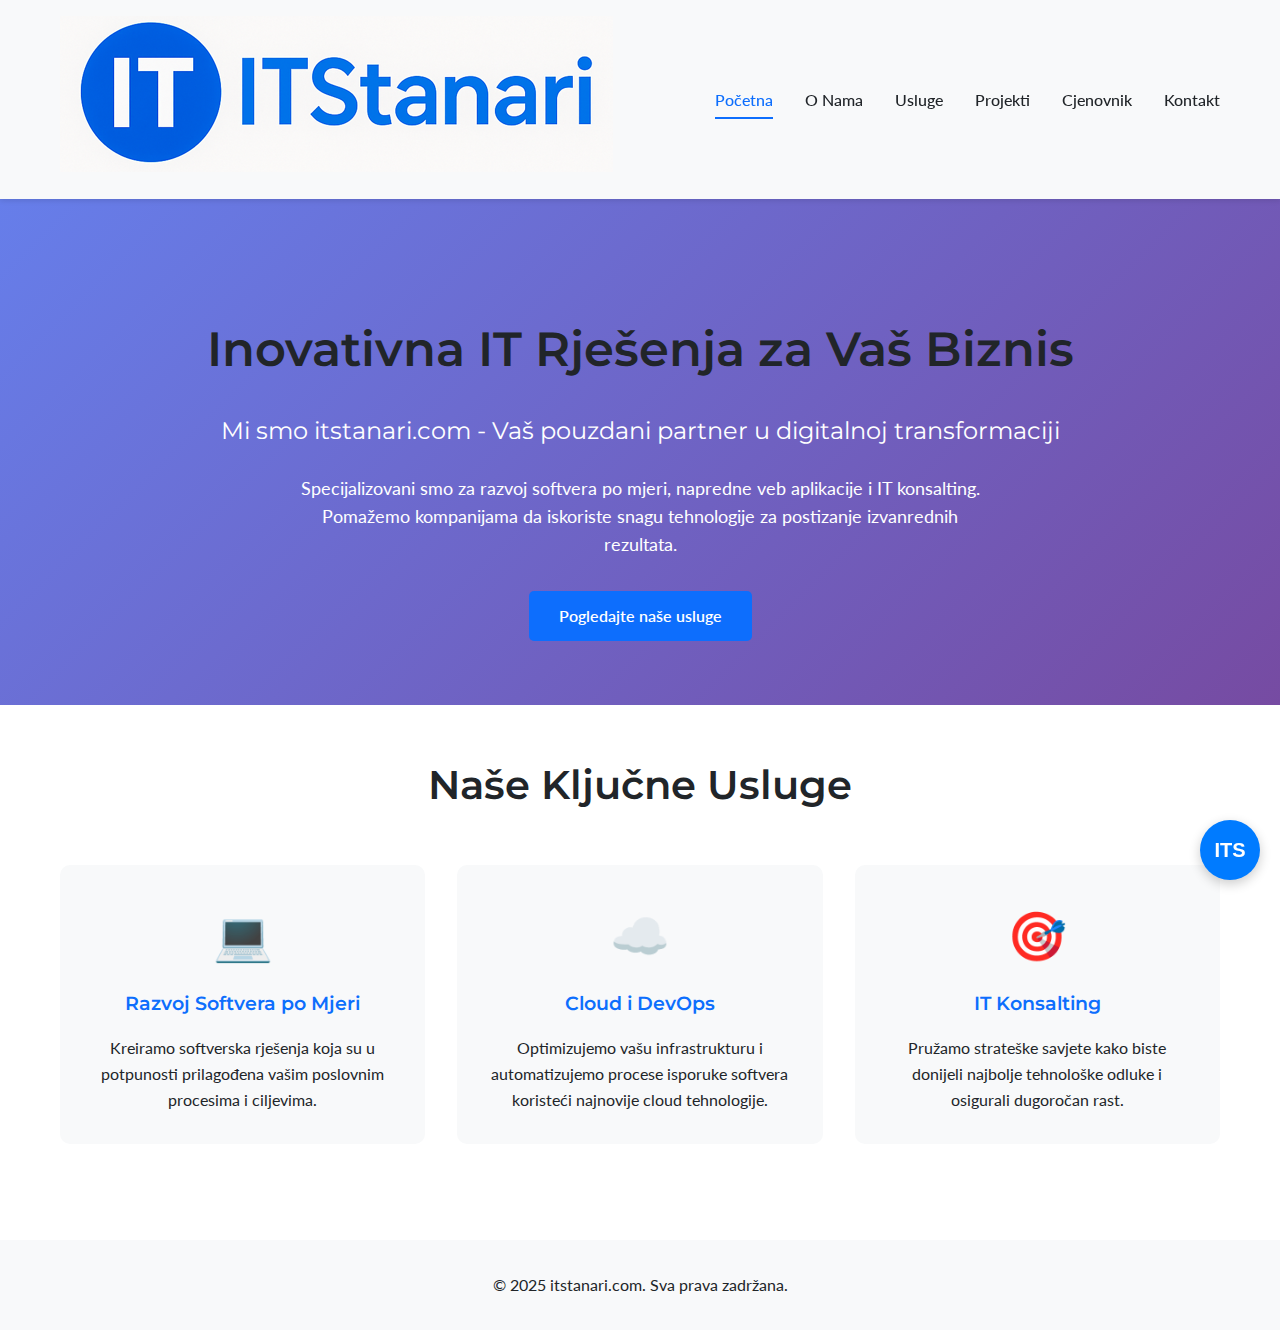
<file: index.html>
<!DOCTYPE html>
<html lang="sr">
<head>
    <meta charset="UTF-8">
    <meta name="viewport" content="width=device-width, initial-scale=1.0">
    <title>itstanari.com - Početna</title>
    <link rel="icon" type="image/x-icon" href="favicon.ico">
    <link rel="stylesheet" href="css/style.css">

    <style>
        #ctslv_bbl,
        #ctslv_bbl iframe,
        .chatislav-widget,
        .chatislav-container,
        [id*="chatislav"],
        [class*="chatislav"] {
            display: none !important;
            visibility: hidden !important;
            opacity: 0 !important;
            pointer-events: none !important;
        }
    </style>
</head>
<body>
    <header>
        <div class="container">
            <div class="header-inner">
                <a href="index.html" class="logo">
                    <img src="images/logo.png" alt="IT Stanari logo" class="logo-img">
                </a>
                <div class="hamburger">
                    <span></span>
                    <span></span>
                    <span></span>
                </div>
                <nav>
                    <ul>
                        <li><a href="index.html">Početna</a></li>
                        <li><a href="o-nama.html">O Nama</a></li>
                        <li><a href="usluge.html">Usluge</a></li>
                        <li><a href="projekti.html">Projekti</a></li>
                        <li><a href="cjenovnik.html">Cjenovnik</a></li>
                        <li><a href="kontakt.html">Kontakt</a></li>
                    </ul>
                </nav>
            </div>
        </div>
    </header>

    <main>
        <section class="hero reveal">
            <div class="container">
                <h1>Inovativna IT Rješenja za Vaš Biznis</h1>
                <h2>Mi smo itstanari.com - Vaš pouzdani partner u digitalnoj transformaciji</h2>
                <p>Specijalizovani smo za razvoj softvera po mjeri, napredne veb aplikacije i IT konsalting. Pomažemo kompanijama da iskoriste snagu tehnologije za postizanje izvanrednih rezultata.</p>
                <a href="usluge.html" class="button">Pogledajte naše usluge</a>
            </div>
        </section>

        <section class="reveal">
            <div class="container">
                <h2 style="text-align: center; font-size: 2.5rem; margin-bottom: 1rem;">Naše Ključne Usluge</h2>
                <div class="services-preview">
                    <div class="service-card">
                        <div class="service-icon">💻</div>
                        <h3>Razvoj Softvera po Mjeri</h3>
                        <p>Kreiramo softverska rješenja koja su u potpunosti prilagođena vašim poslovnim procesima i ciljevima.</p>
                    </div>
                    <div class="service-card">
                        <div class="service-icon">☁️</div>
                        <h3>Cloud i DevOps</h3>
                        <p>Optimizujemo vašu infrastrukturu i automatizujemo procese isporuke softvera koristeći najnovije cloud tehnologije.</p>
                    </div>
                    <div class="service-card">
                        <div class="service-icon">🎯</div>
                        <h3>IT Konsalting</h3>
                        <p>Pružamo strateške savjete kako biste donijeli najbolje tehnološke odluke i osigurali dugoročan rast.</p>
                    </div>
                </div>
            </div>
        </section>
    </main>

    <footer>
        <div class="container">
            <p>© 2025 itstanari.com. Sva prava zadržana.</p>
        </div>
    </footer>

    <script src="js/main.js"></script>
    
    <script>
      (function (w, d, o, f) {
        w[o] =
          w[o] ||
          function (config) {
            var js = d.createElement("script");
            js.src = f;
            js.async = true;
            js.onload = function () {
              var e = d.createElement("div");
              e.id = o;
              d.body.appendChild(e);
              w.init_chatislav
                ? w.init_chatislav(o, config)
                : console.error("chatislav init function not available.");
            };
            d.body.appendChild(js);
          };
      })(window, document, "ctslv_bbl", "https://chatislav.ai/api/static/chat-bot/index.js");

      ctslv_bbl({
        base_url: "https://chatislav.ai/api",
        token: "ca3c5833-4924-4d2e-9bf4-fe62dc4210e5"
      });
    </script>

    <script>
      window.chatislavGifConfig = {
        gifs: {
          welcome: './gifs/mahanje.gif',
          idle: './gifs/cekanje.gif',
          thinking: './gifs/razmisljanje.gif',
          fallingAsleep: './gifs/zaspao.gif',
          sleeping: './gifs/spava.gif',
          wakingUp: './gifs/budjenje.gif'
        },
        gifZoom: 1.3,
        gifOffsetX: -310,
        gifOffsetY: -180,
        debug: false
      };
    </script>
    <script src="chatislav-gif-wrapper.js"></script>

</body>
</html>
</file>
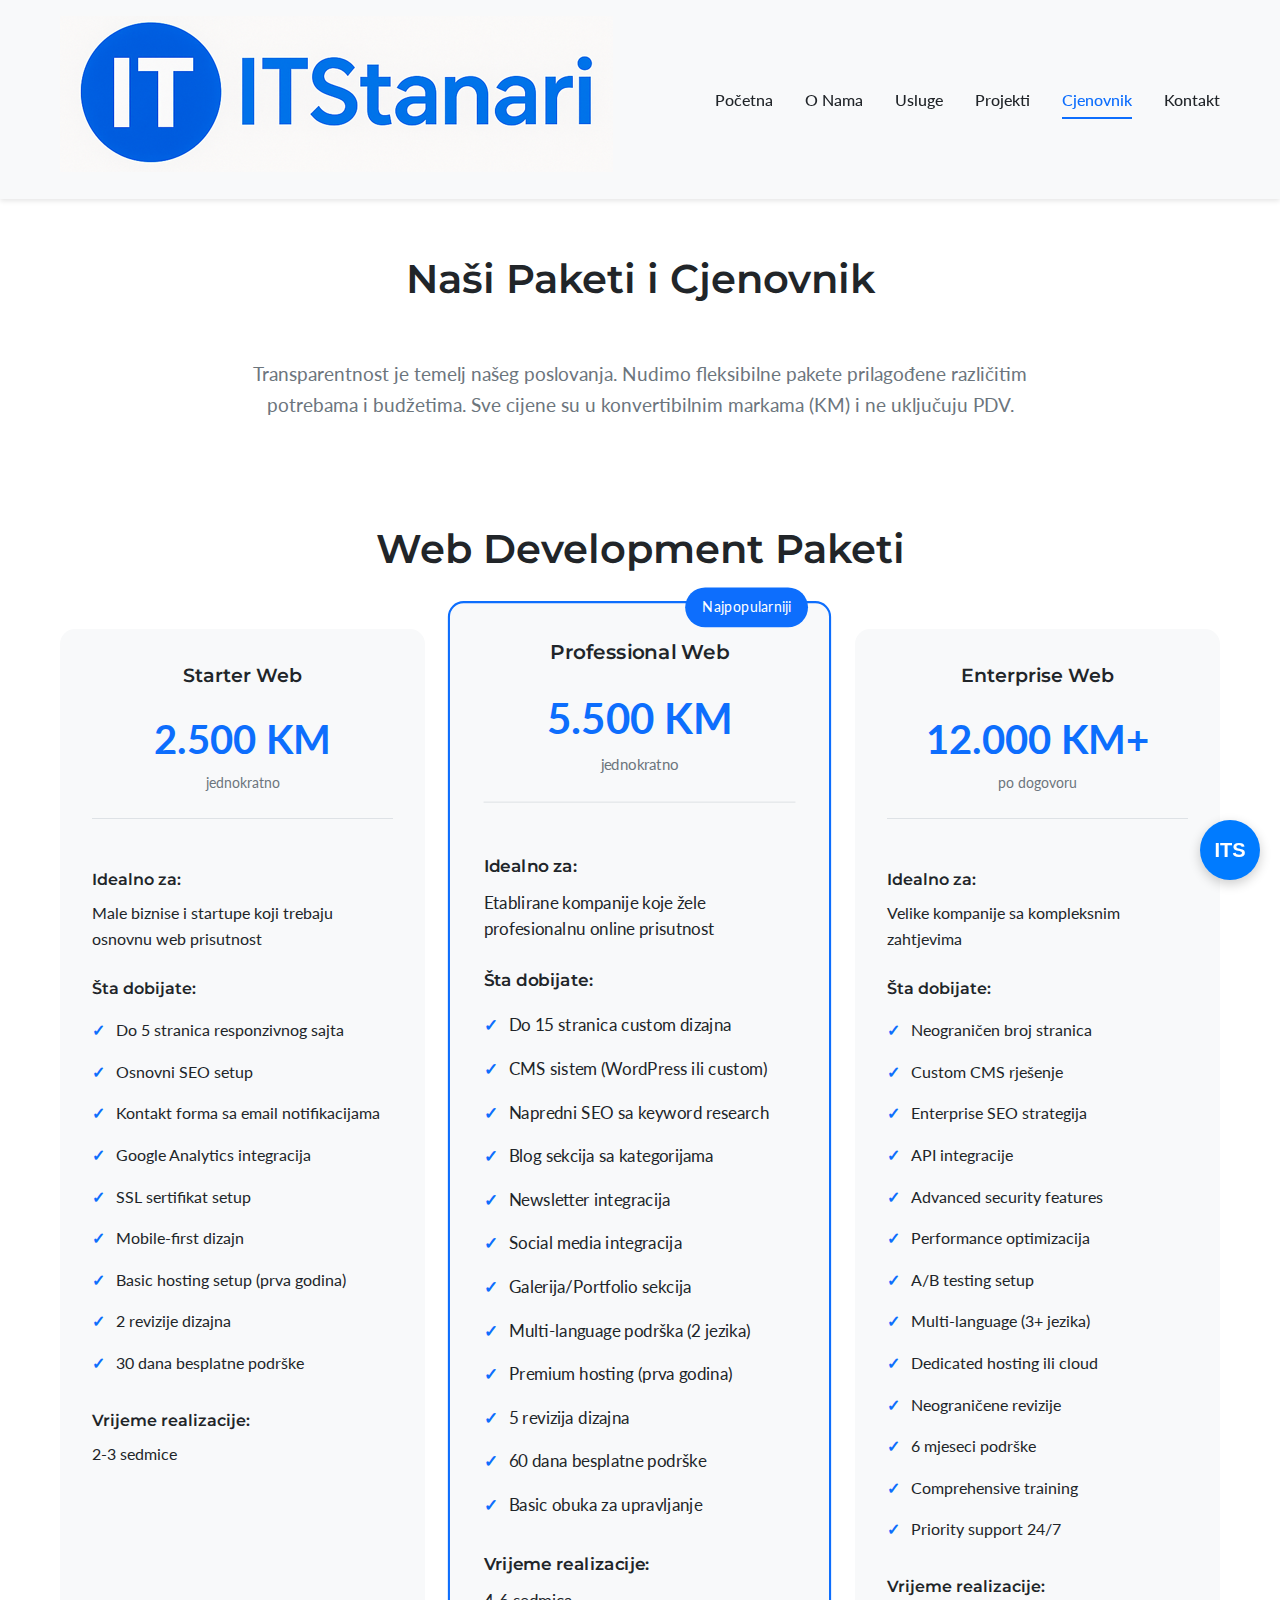
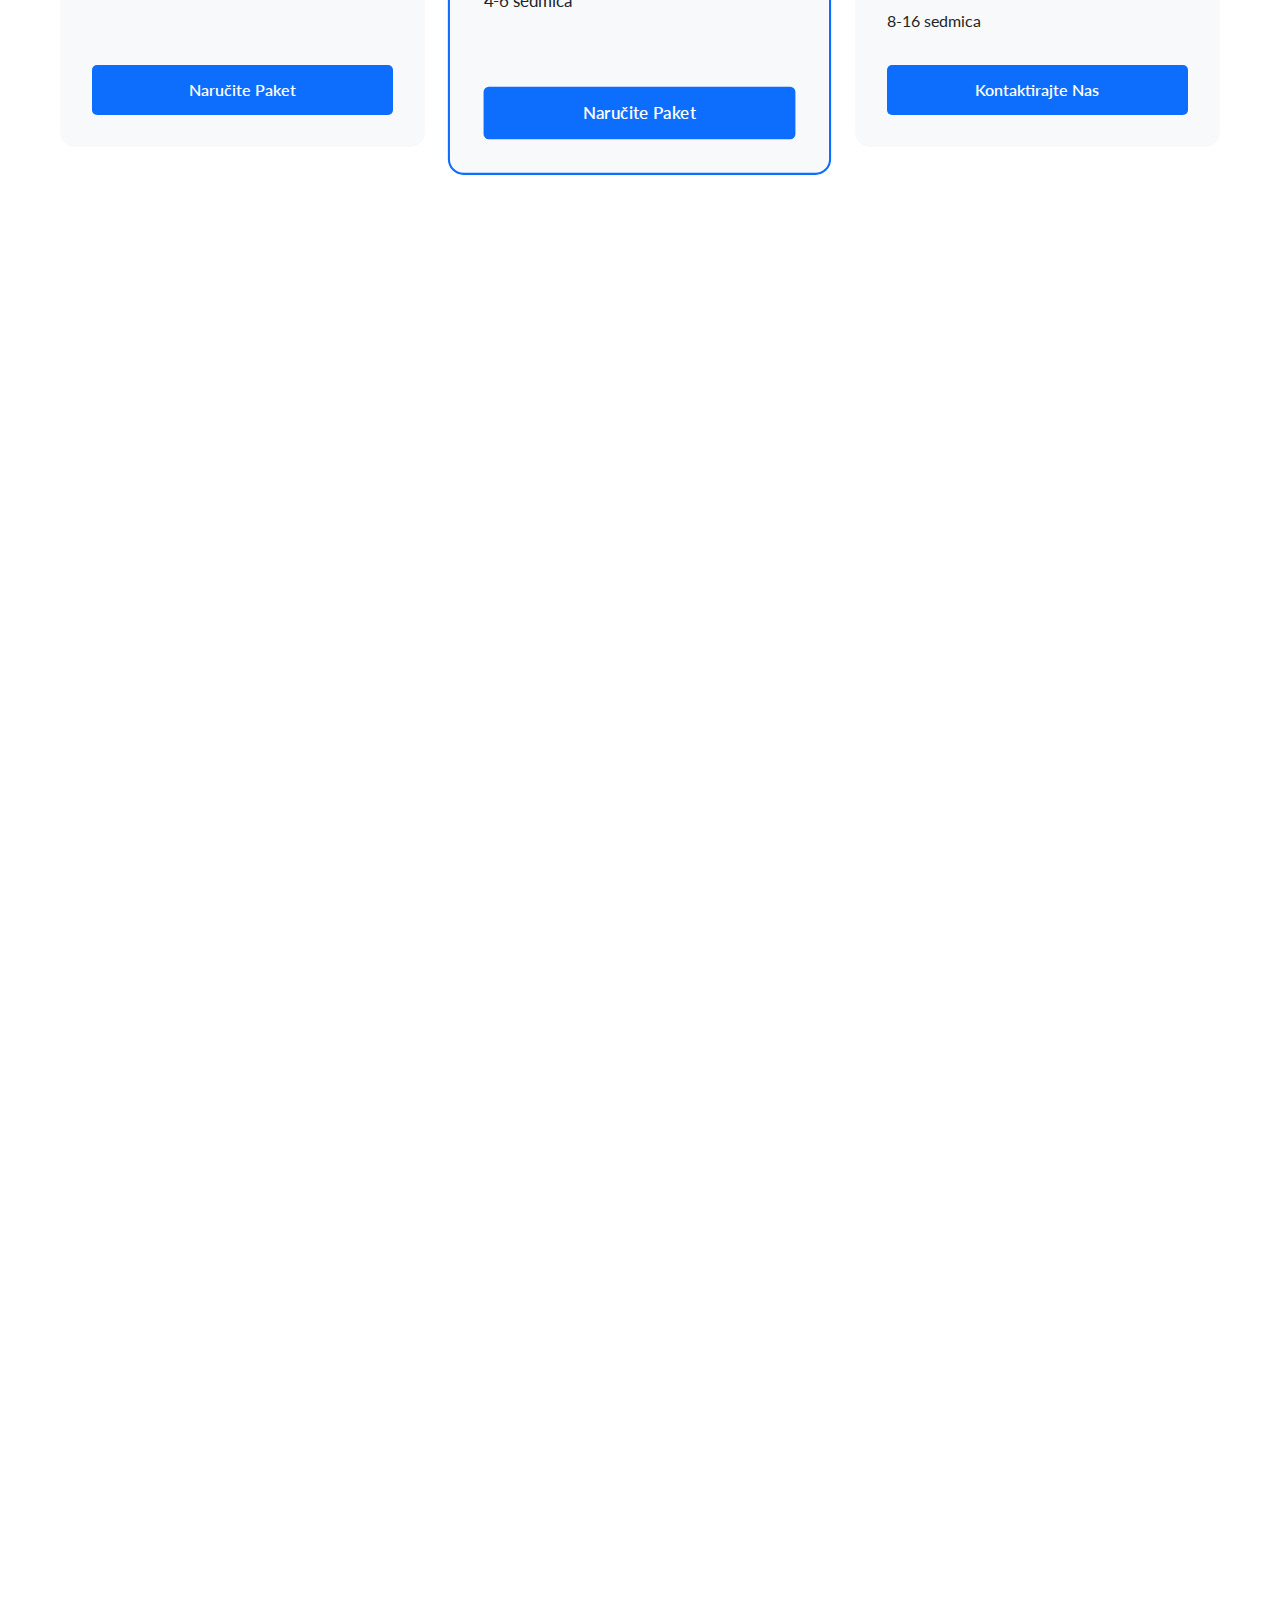
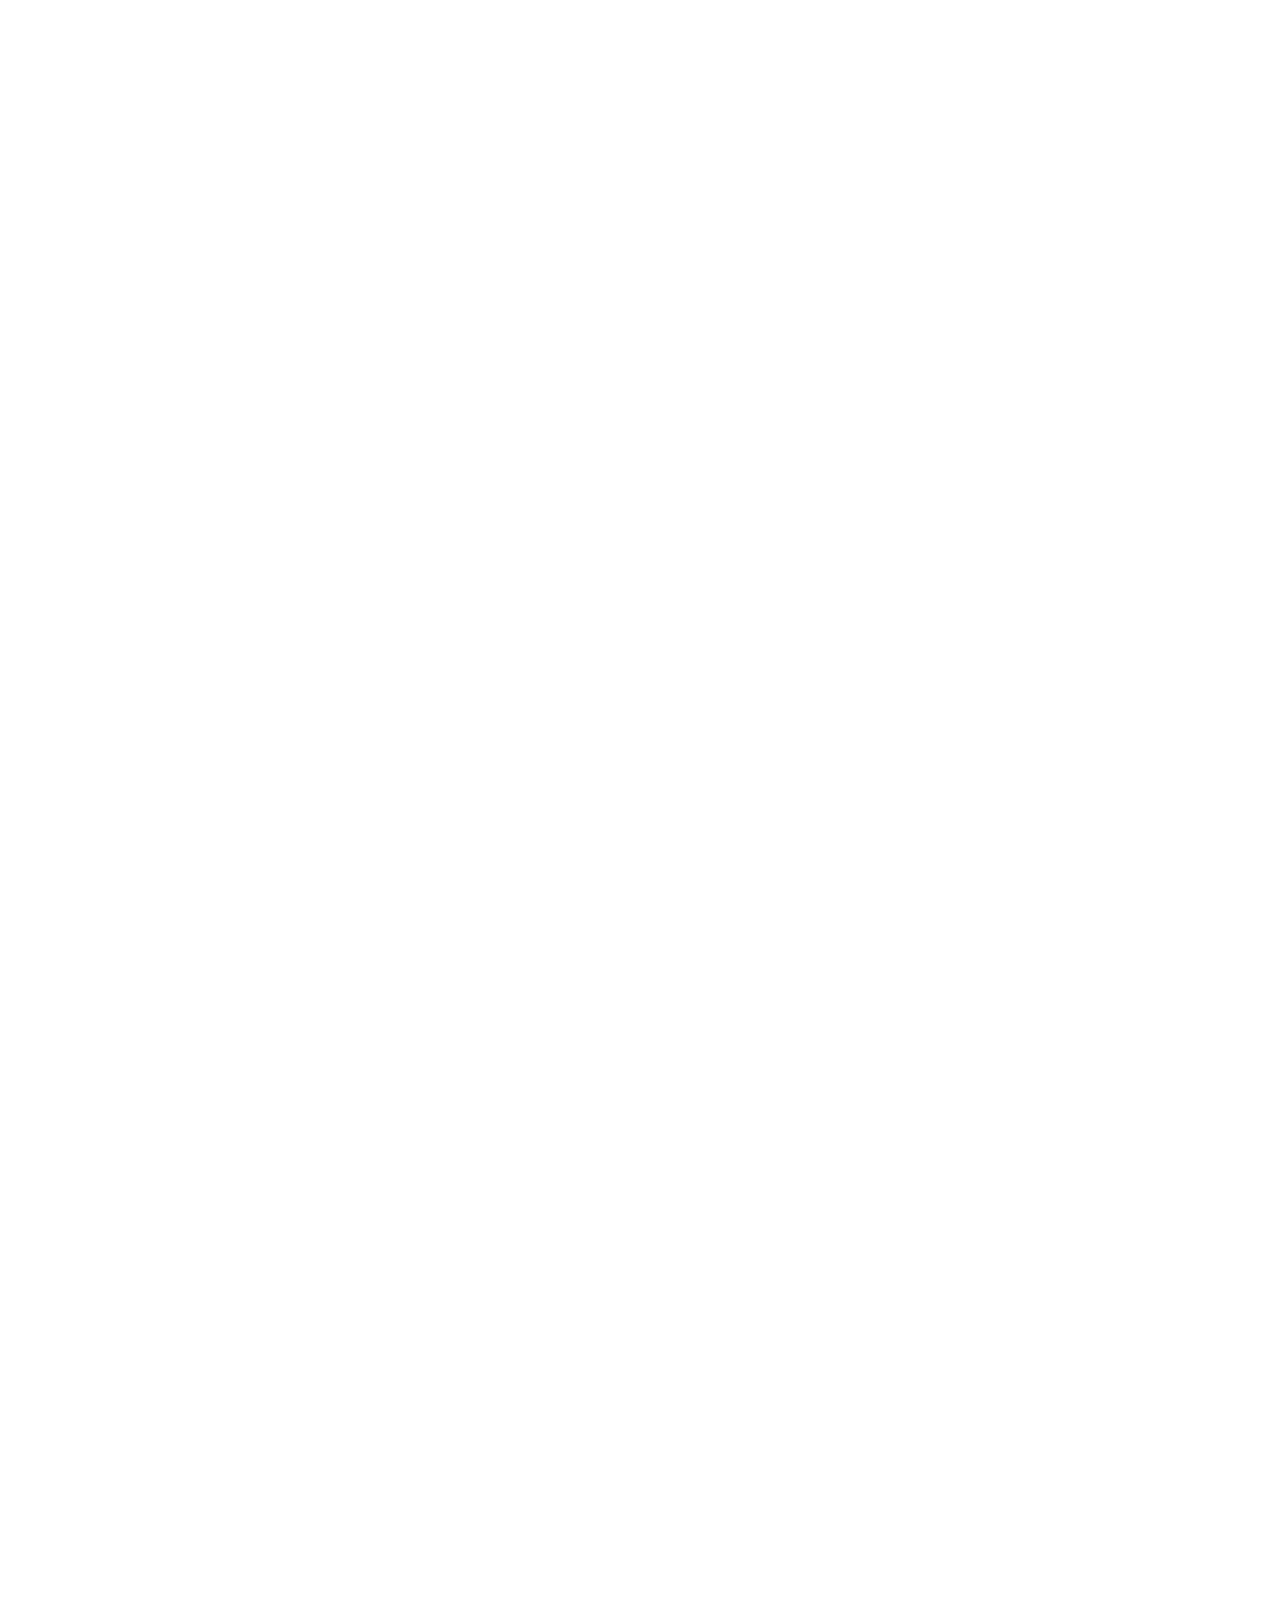
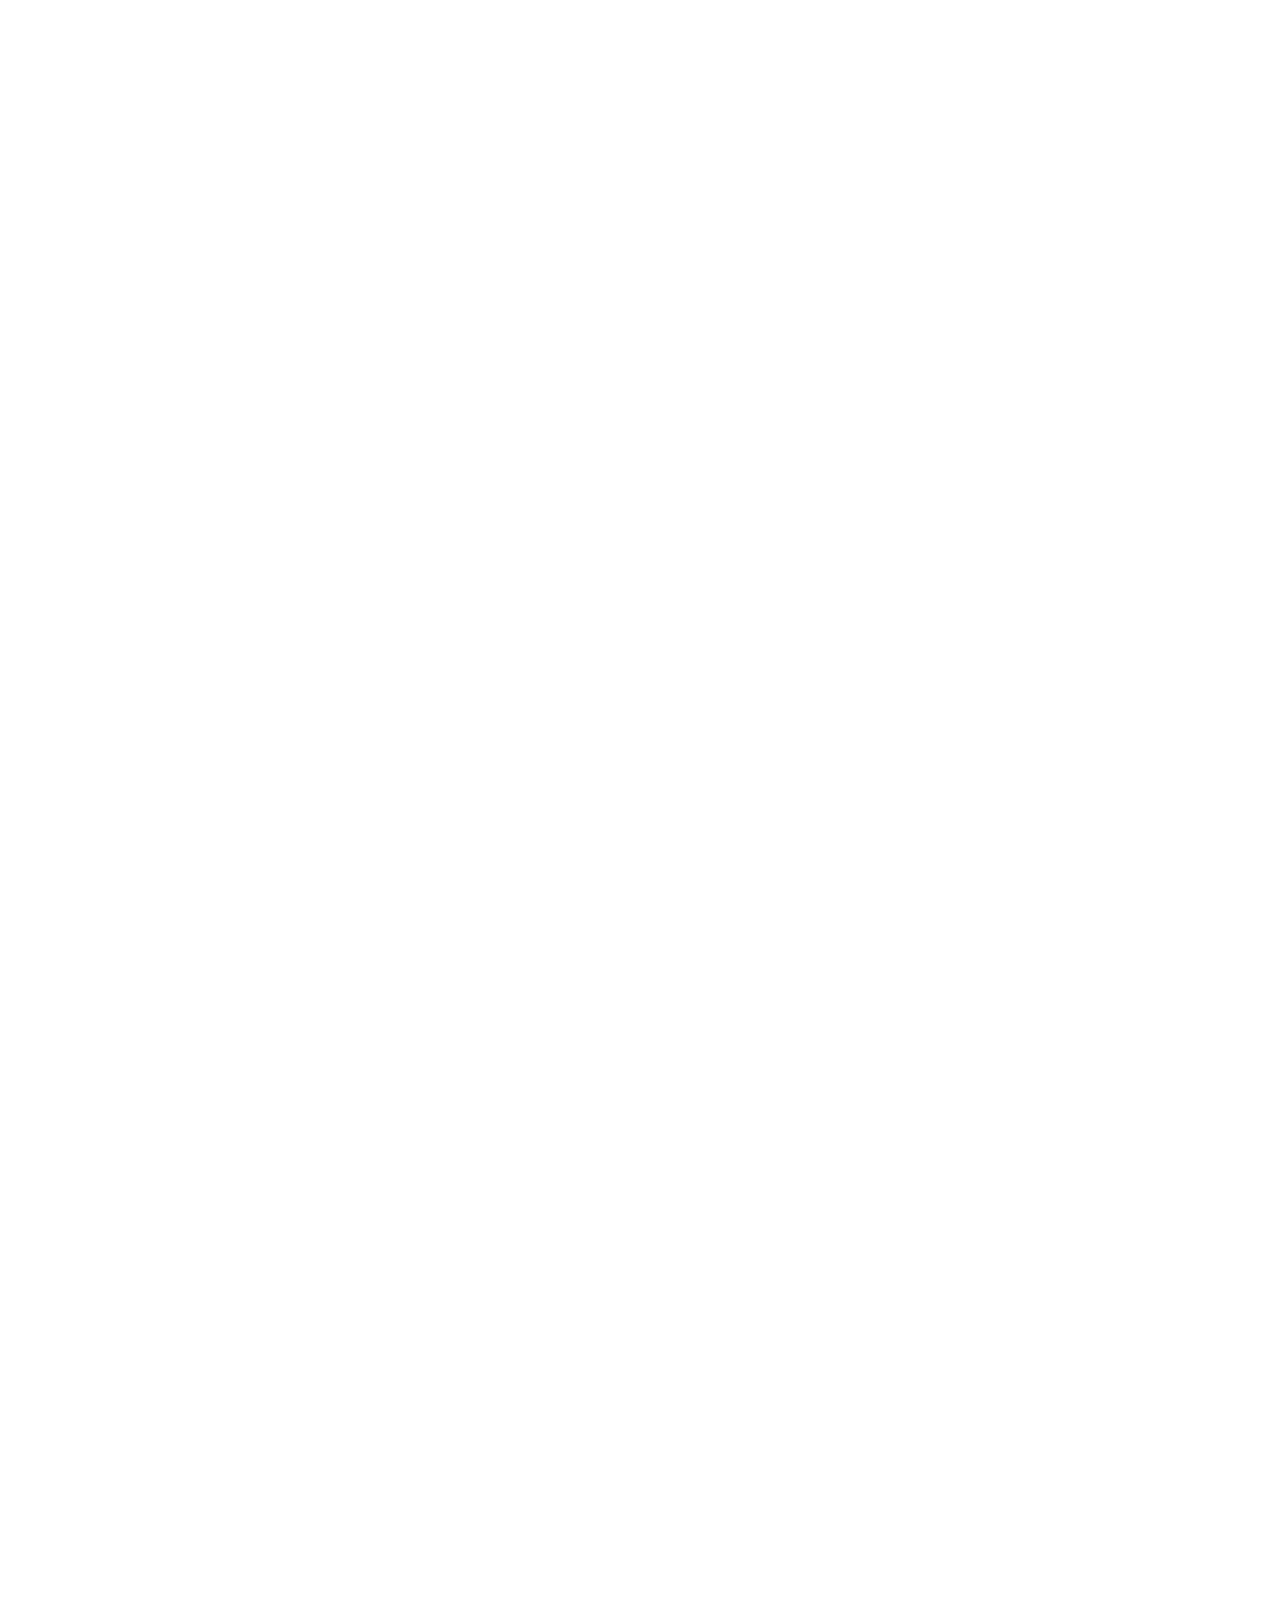
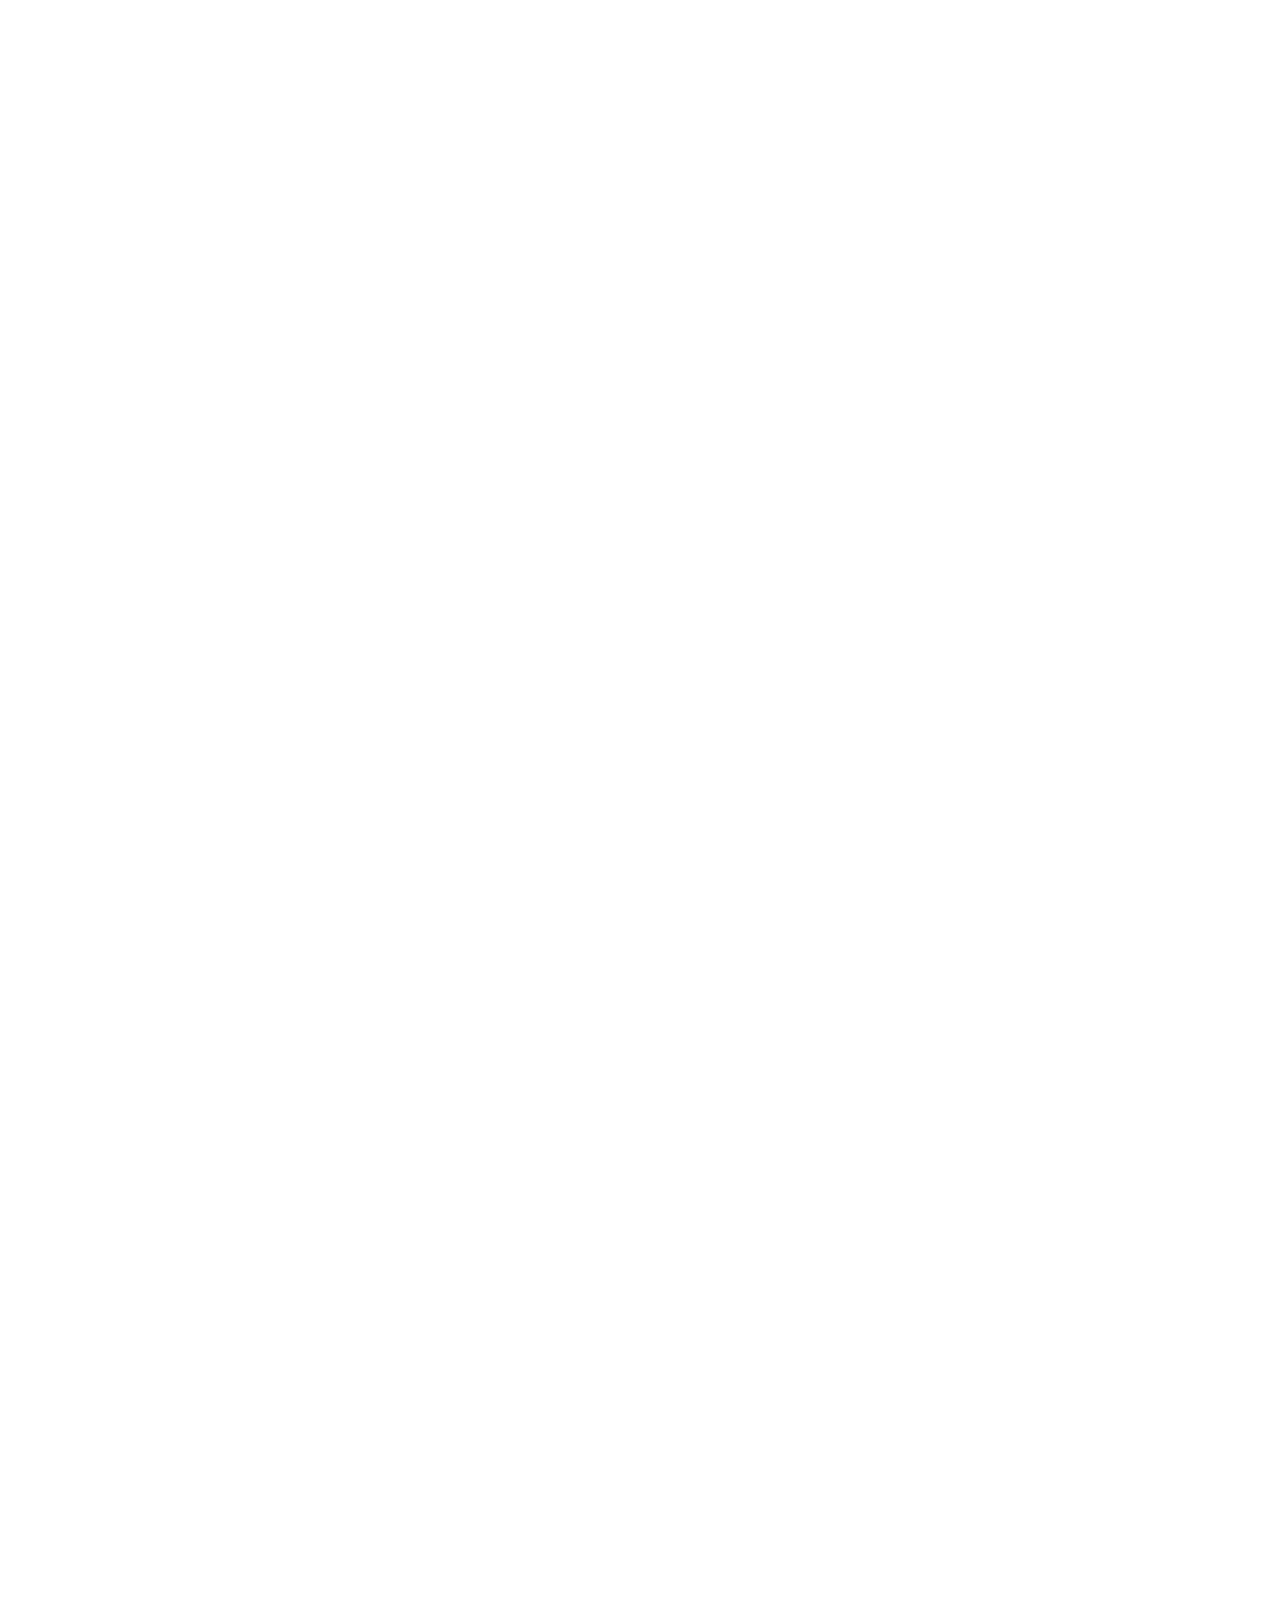
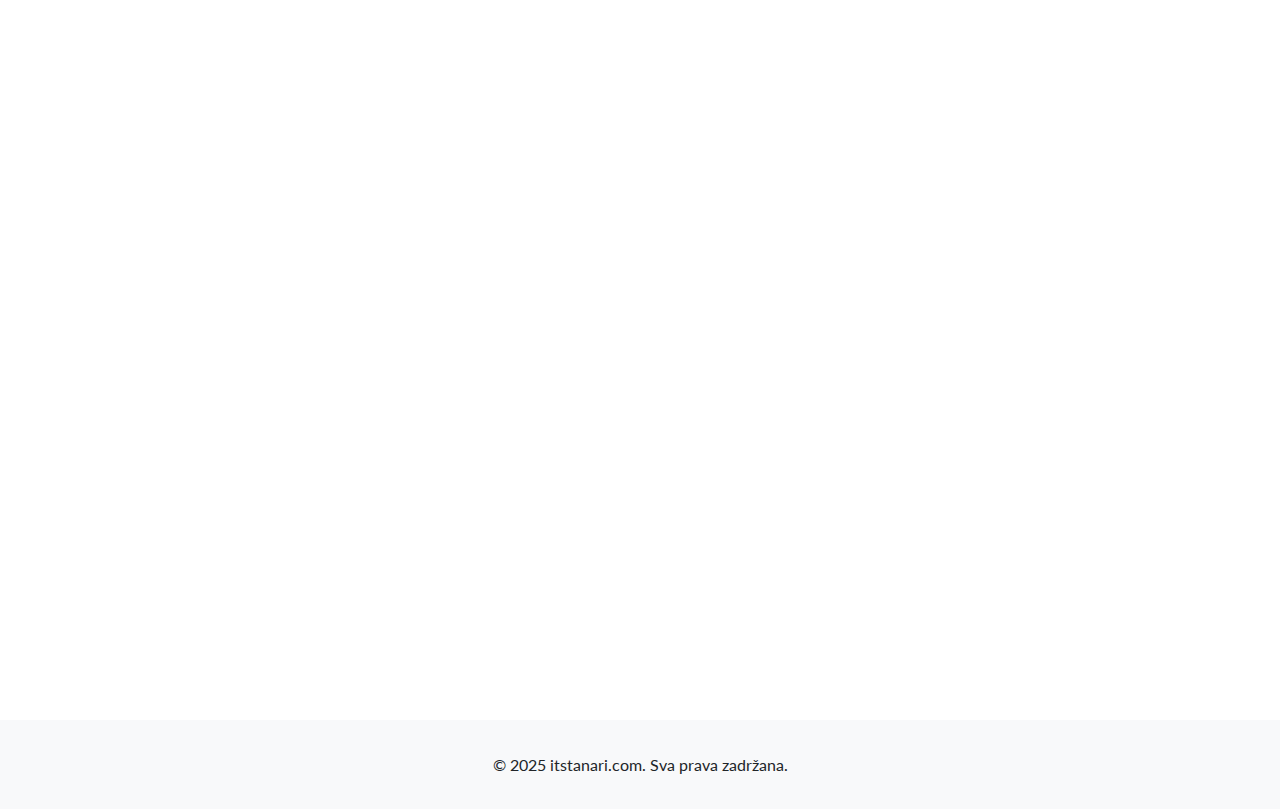
<file: cjenovnik.html>
<!DOCTYPE html>
<html lang="sr">
<head>
    <meta charset="UTF-8">
    <meta name="viewport" content="width=device-width, initial-scale=1.0">
    <title>Cjenovnik - itstanari.com</title>
    <link rel="icon" type="image/x-icon" href="favicon.ico">
    <link rel="stylesheet" href="css/style.css">

    <!-- Sakrij originalni Chatislav odmah -->
    <style>
        #ctslv_bbl,
        #ctslv_bbl iframe,
        .chatislav-widget,
        .chatislav-container,
        [id*="chatislav"],
        [class*="chatislav"] {
            display: none !important;
            visibility: hidden !important;
            opacity: 0 !important;
            pointer-events: none !important;
        }
    </style>
</head>
<body>
    <header>
        <div class="container">
            <div class="header-inner">
                <a href="index.html" class="logo">
                    <img src="images/logo.png" alt="IT Stanari logo" class="logo-img">
                </a>
                <div class="hamburger">
                    <span></span>
                    <span></span>
                    <span></span>
                </div>
                <nav>
                    <ul>
                        <li><a href="index.html">Početna</a></li>
                        <li><a href="o-nama.html">O Nama</a></li>
                        <li><a href="usluge.html">Usluge</a></li>
                        <li><a href="projekti.html">Projekti</a></li>
                        <li><a href="cjenovnik.html">Cjenovnik</a></li>
                        <li><a href="kontakt.html">Kontakt</a></li>
                    </ul>
                </nav>
            </div>
        </div>
    </header>

    <main>
        <div class="container">
            <h1>Naši Paketi i Cjenovnik</h1>
            <p class="page-intro">Transparentnost je temelj našeg poslovanja. Nudimo fleksibilne pakete prilagođene različitim potrebama i budžetima. Sve cijene su u konvertibilnim markama (KM) i ne uključuju PDV.</p>
            
            <section class="pricing-section reveal">
                <h2>Web Development Paketi</h2>
                <div class="pricing-grid">
                    <div class="pricing-card">
                        <div class="pricing-header">
                            <h3>Starter Web</h3>
                            <div class="price">2.500 KM</div>
                            <p class="price-period">jednokratno</p>
                        </div>
                        <div class="pricing-features">
                            <h4>Idealno za:</h4>
                            <p>Male biznise i startupe koji trebaju osnovnu web prisutnost</p>
                            <h4>Šta dobijate:</h4>
                            <ul>
                                <li>Do 5 stranica responzivnog sajta</li>
                                <li>Osnovni SEO setup</li>
                                <li>Kontakt forma sa email notifikacijama</li>
                                <li>Google Analytics integracija</li>
                                <li>SSL sertifikat setup</li>
                                <li>Mobile-first dizajn</li>
                                <li>Basic hosting setup (prva godina)</li>
                                <li>2 revizije dizajna</li>
                                <li>30 dana besplatne podrške</li>
                            </ul>
                            <h4>Vrijeme realizacije:</h4>
                            <p>2-3 sedmice</p>
                        </div>
                        <a href="kontakt.html" class="button">Naručite Paket</a>
                    </div>
                    
                    <div class="pricing-card featured">
                        <div class="pricing-badge">Najpopularniji</div>
                        <div class="pricing-header">
                            <h3>Professional Web</h3>
                            <div class="price">5.500 KM</div>
                            <p class="price-period">jednokratno</p>
                        </div>
                        <div class="pricing-features">
                            <h4>Idealno za:</h4>
                            <p>Etablirane kompanije koje žele profesionalnu online prisutnost</p>
                            <h4>Šta dobijate:</h4>
                            <ul>
                                <li>Do 15 stranica custom dizajna</li>
                                <li>CMS sistem (WordPress ili custom)</li>
                                <li>Napredni SEO sa keyword research</li>
                                <li>Blog sekcija sa kategorijama</li>
                                <li>Newsletter integracija</li>
                                <li>Social media integracija</li>
                                <li>Galerija/Portfolio sekcija</li>
                                <li>Multi-language podrška (2 jezika)</li>
                                <li>Premium hosting (prva godina)</li>
                                <li>5 revizija dizajna</li>
                                <li>60 dana besplatne podrške</li>
                                <li>Basic obuka za upravljanje</li>
                            </ul>
                            <h4>Vrijeme realizacije:</h4>
                            <p>4-6 sedmica</p>
                        </div>
                        <a href="kontakt.html" class="button">Naručite Paket</a>
                    </div>
                    
                    <div class="pricing-card">
                        <div class="pricing-header">
                            <h3>Enterprise Web</h3>
                            <div class="price">12.000 KM+</div>
                            <p class="price-period">po dogovoru</p>
                        </div>
                        <div class="pricing-features">
                            <h4>Idealno za:</h4>
                            <p>Velike kompanije sa kompleksnim zahtjevima</p>
                            <h4>Šta dobijate:</h4>
                            <ul>
                                <li>Neograničen broj stranica</li>
                                <li>Custom CMS rješenje</li>
                                <li>Enterprise SEO strategija</li>
                                <li>API integracije</li>
                                <li>Advanced security features</li>
                                <li>Performance optimizacija</li>
                                <li>A/B testing setup</li>
                                <li>Multi-language (3+ jezika)</li>
                                <li>Dedicated hosting ili cloud</li>
                                <li>Neograničene revizije</li>
                                <li>6 mjeseci podrške</li>
                                <li>Comprehensive training</li>
                                <li>Priority support 24/7</li>
                            </ul>
                            <h4>Vrijeme realizacije:</h4>
                            <p>8-16 sedmica</p>
                        </div>
                        <a href="kontakt.html" class="button">Kontaktirajte Nas</a>
                    </div>
                </div>
            </section>

            <section class="pricing-section reveal">
                <h2>E-Commerce Paketi</h2>
                <div class="pricing-grid">
                    <div class="pricing-card">
                        <div class="pricing-header">
                            <h3>E-Commerce Starter</h3>
                            <div class="price">4.500 KM</div>
                            <p class="price-period">jednokratno</p>
                        </div>
                        <div class="pricing-features">
                            <h4>Idealno za:</h4>
                            <p>Male online prodavnice do 50 proizvoda</p>
                            <h4>Šta dobijate:</h4>
                            <ul>
                                <li>WooCommerce ili Shopify setup</li>
                                <li>Do 50 proizvoda setup</li>
                                <li>Osnovno plaćanje (PayPal, kartice)</li>
                                <li>Shipping kalkulatori</li>
                                <li>Inventory management</li>
                                <li>Osnovna email automatizacija</li>
                                <li>Mobile responzivan checkout</li>
                                <li>SSL i sigurnost setup</li>
                                <li>30 dana podrške</li>
                            </ul>
                            <h4>Vrijeme realizacije:</h4>
                            <p>3-4 sedmice</p>
                        </div>
                        <a href="kontakt.html" class="button">Naručite Paket</a>
                    </div>
                    
                    <div class="pricing-card featured">
                        <div class="pricing-badge">Najbolja Vrijednost</div>
                        <div class="pricing-header">
                            <h3>E-Commerce Pro</h3>
                            <div class="price">9.500 KM</div>
                            <p class="price-period">jednokratno</p>
                        </div>
                        <div class="pricing-features">
                            <h4>Idealno za:</h4>
                            <p>Srednje online prodavnice do 500 proizvoda</p>
                            <h4>Šta dobijate:</h4>
                            <ul>
                                <li>Custom e-commerce platforma</li>
                                <li>Do 500 proizvoda setup</li>
                                <li>Multi-payment gateways</li>
                                <li>Advanced shipping rules</li>
                                <li>Kuponi i loyalty program</li>
                                <li>Email marketing automation</li>
                                <li>Product recommendations AI</li>
                                <li>Multi-currency podrška</li>
                                <li>Napredni reporting dashboard</li>
                                <li>3 mjeseca podrške</li>
                                <li>Staff training</li>
                            </ul>
                            <h4>Vrijeme realizacije:</h4>
                            <p>6-8 sedmica</p>
                        </div>
                        <a href="kontakt.html" class="button">Naručite Paket</a>
                    </div>
                    
                    <div class="pricing-card">
                        <div class="pricing-header">
                            <h3>E-Commerce Enterprise</h3>
                            <div class="price">20.000 KM+</div>
                            <p class="price-period">custom quote</p>
                        </div>
                        <div class="pricing-features">
                            <h4>Idealno za:</h4>
                            <p>Velike online trgovine sa hiljadama proizvoda</p>
                            <h4>Šta dobijate:</h4>
                            <ul>
                                <li>Fully custom platforma</li>
                                <li>Neograničen broj proizvoda</li>
                                <li>B2B i B2C funkcionalnosti</li>
                                <li>ERP integracija</li>
                                <li>Marketplace funkcionalnosti</li>
                                <li>AI-powered search</li>
                                <li>Personalizacija na nivou korisnika</li>
                                <li>Omnichannel podrška</li>
                                <li>Advanced analytics i BI</li>
                                <li>Dedicated infrastructure</li>
                                <li>12 mjeseci podrške</li>
                                <li>SLA garancija</li>
                            </ul>
                            <h4>Vrijeme realizacije:</h4>
                            <p>3-6 mjeseci</p>
                        </div>
                        <a href="kontakt.html" class="button">Zatražite Ponudu</a>
                    </div>
                </div>
            </section>

            <section class="pricing-section reveal">
                <h2>Mobilne Aplikacije</h2>
                <div class="pricing-grid">
                    <div class="pricing-card">
                        <div class="pricing-header">
                            <h3>Mobile Basic</h3>
                            <div class="price">8.000 KM</div>
                            <p class="price-period">po platformi</p>
                        </div>
                        <div class="pricing-features">
                            <h4>Idealno za:</h4>
                            <p>Jednostavne aplikacije sa osnovnim funkcionalnostima</p>
                            <h4>Šta dobijate:</h4>
                            <ul>
                                <li>Native iOS ili Android app</li>
                                <li>Do 10 ekrana/funkcionalnosti</li>
                                <li>Osnovna autentifikacija</li>
                                <li>Push notifikacije</li>
                                <li>Offline mode basics</li>
                                <li>App Store/Play Store submission</li>
                                <li>3 update ciklusa</li>
                                <li>60 dana bug fixing</li>
                            </ul>
                            <h4>Vrijeme realizacije:</h4>
                            <p>6-8 sedmica</p>
                        </div>
                        <a href="kontakt.html" class="button">Započnite Projekat</a>
                    </div>
                    
                    <div class="pricing-card featured">
                        <div class="pricing-header">
                            <h3>Mobile Advanced</h3>
                            <div class="price">15.000 KM</div>
                            <p class="price-period">cross-platform</p>
                        </div>
                        <div class="pricing-features">
                            <h4>Idealno za:</h4>
                            <p>Kompleksnije aplikacije sa backend integracijama</p>
                            <h4>Šta dobijate:</h4>
                            <ul>
                                <li>iOS + Android (React Native/Flutter)</li>
                                <li>Do 25 ekrana/funkcionalnosti</li>
                                <li>Custom backend API</li>
                                <li>Real-time sync</li>
                                <li>Payment integracija</li>
                                <li>Geolocation features</li>
                                <li>Social media login</li>
                                <li>Analytics integracija</li>
                                <li>App Store optimizacija</li>
                                <li>6 mjeseci maintenance</li>
                            </ul>
                            <h4>Vrijeme realizacije:</h4>
                            <p>10-12 sedmica</p>
                        </div>
                        <a href="kontakt.html" class="button">Započnite Projekat</a>
                    </div>
                    
                    <div class="pricing-card">
                        <div class="pricing-header">
                            <h3>Mobile Enterprise</h3>
                            <div class="price">30.000 KM+</div>
                            <p class="price-period">po projektu</p>
                        </div>
                        <div class="pricing-features">
                            <h4>Idealno za:</h4>
                            <p>Enterprise aplikacije sa naprednim funkcionalnostima</p>
                            <h4>Šta dobijate:</h4>
                            <ul>
                                <li>Full custom development</li>
                                <li>Neograničene funkcionalnosti</li>
                                <li>Enterprise backend</li>
                                <li>Advanced security</li>
                                <li>Biometric authentication</li>
                                <li>AR/VR capabilities</li>
                                <li>AI/ML integracije</li>
                                <li>Multi-tenant arhitektura</li>
                                <li>Continuous deployment</li>
                                <li>12 mjeseci SLA</li>
                                <li>Dedicated team</li>
                            </ul>
                            <h4>Vrijeme realizacije:</h4>
                            <p>4-8 mjeseci</p>
                        </div>
                        <a href="kontakt.html" class="button">Konsultacija</a>
                    </div>
                </div>
            </section>

            <section class="pricing-section reveal">
                <h2>Software Development - Satnice</h2>
                <div class="hourly-rates">
                    <div class="rate-card">
                        <h3>Junior Developer</h3>
                        <div class="rate">35-45 KM/sat</div>
                        <p>0-2 godine iskustva. Idealan za jednostavnije zadatke, bug fixing, osnovne feature implementacije pod supervizijom.</p>
                    </div>
                    <div class="rate-card">
                        <h3>Mid-Level Developer</h3>
                        <div class="rate">50-70 KM/sat</div>
                        <p>2-5 godina iskustva. Samostalna implementacija features, code review, mentoring junior developera.</p>
                    </div>
                    <div class="rate-card">
                        <h3>Senior Developer</h3>
                        <div class="rate">80-120 KM/sat</div>
                        <p>5+ godina iskustva. Arhitektura sistema, kompleksni problemi, team lead, technology decisions.</p>
                    </div>
                    <div class="rate-card">
                        <h3>Tech Lead/Architect</h3>
                        <div class="rate">120-180 KM/sat</div>
                        <p>8+ godina iskustva. System design, enterprise arhitektura, strateške odluke, tehnički consulting.</p>
                    </div>
                    <div class="rate-card">
                        <h3>DevOps Engineer</h3>
                        <div class="rate">70-100 KM/sat</div>
                        <p>Infrastructure setup, CI/CD pipelines, cloud migrations, monitoring, security, automation.</p>
                    </div>
                    <div class="rate-card">
                        <h3>UI/UX Designer</h3>
                        <div class="rate">45-80 KM/sat</div>
                        <p>User research, wireframing, prototyping, visual design, usability testing, design systems.</p>
                    </div>
                    <div class="rate-card">
                        <h3>Project Manager</h3>
                        <div class="rate">60-90 KM/sat</div>
                        <p>Project planning, stakeholder management, team coordination, risk management, delivery.</p>
                    </div>
                    <div class="rate-card">
                        <h3>QA Engineer</h3>
                        <div class="rate">40-65 KM/sat</div>
                        <p>Test planning, manual testing, automation, performance testing, security testing.</p>
                    </div>
                </div>
            </section>

            <section class="pricing-section reveal">
                <h2>Maintenance & Support Paketi</h2>
                <div class="pricing-grid">
                    <div class="pricing-card">
                        <div class="pricing-header">
                            <h3>Basic Support</h3>
                            <div class="price">200 KM</div>
                            <p class="price-period">mjesečno</p>
                        </div>
                        <div class="pricing-features">
                            <h4>Šta uključuje:</h4>
                            <ul>
                                <li>Do 5 sati mjesečno</li>
                                <li>Email support (48h response)</li>
                                <li>Bug fixes</li>
                                <li>Sigurnosni update-i</li>
                                <li>Mjesečni backup</li>
                                <li>Basic monitoring</li>
                                <li>Kvartalni izvještaji</li>
                            </ul>
                        </div>
                        <a href="kontakt.html" class="button">Izaberite Plan</a>
                    </div>
                    
                    <div class="pricing-card featured">
                        <div class="pricing-header">
                            <h3>Professional Support</h3>
                            <div class="price">500 KM</div>
                            <p class="price-period">mjesečno</p>
                        </div>
                        <div class="pricing-features">
                            <h4>Šta uključuje:</h4>
                            <ul>
                                <li>Do 15 sati mjesečno</li>
                                <li>Priority support (24h response)</li>
                                <li>Bug fixes + minor features</li>
                                <li>Proaktivno održavanje</li>
                                <li>Sedmični backup</li>
                                <li>Performance monitoring</li>
                                <li>Mjesečni izvještaji</li>
                                <li>Emergency hotline</li>
                            </ul>
                        </div>
                        <a href="kontakt.html" class="button">Izaberite Plan</a>
                    </div>
                    
                    <div class="pricing-card">
                        <div class="pricing-header">
                            <h3>Enterprise Support</h3>
                            <div class="price">1.500 KM+</div>
                            <p class="price-period">mjesečno</p>
                        </div>
                        <div class="pricing-features">
                            <h4>Šta uključuje:</h4>
                            <ul>
                                <li>Neograničena podrška</li>
                                <li>24/7 availability</li>
                                <li>Dedicated team</li>
                                <li>Continuous improvement</li>
                                <li>Daily backup</li>
                                <li>Real-time monitoring</li>
                                <li>Weekly status calls</li>
                                <li>SLA 99.9% uptime</li>
                                <li>On-site support</li>
                            </ul>
                        </div>
                        <a href="kontakt.html" class="button">Kontaktirajte Nas</a>
                    </div>
                </div>
            </section>

            <section class="pricing-section reveal">
                <h2>Consulting & Training</h2>
                <div class="consulting-pricing">
                    <div class="consulting-item">
                        <h3>IT Strategy Consulting</h3>
                        <p>Strateško planiranje, technology roadmap, digital transformation</p>
                        <div class="price-range">150-250 KM/sat ili 1.500-3.000 KM/dan</div>
                    </div>
                    <div class="consulting-item">
                        <h3>Security Audit</h3>
                        <p>Comprehensive security assessment, penetration testing, compliance review</p>
                        <div class="price-range">Od 3.000 KM za osnovni audit</div>
                    </div>
                    <div class="consulting-item">
                        <h3>Performance Optimization</h3>
                        <p>Application profiling, database optimization, infrastructure tuning</p>
                        <div class="price-range">2.000-5.000 KM po projektu</div>
                    </div>
                    <div class="consulting-item">
                        <h3>Code Review & Refactoring</h3>
                        <p>Code quality assessment, refactoring recommendations, best practices</p>
                        <div class="price-range">100-150 KM/sat</div>
                    </div>
                    <div class="consulting-item">
                        <h3>Corporate Training (grupa do 10)</h3>
                        <p>Custom training programi, workshops, hands-on labs</p>
                        <div class="price-range">800-1.500 KM/dan</div>
                    </div>
                    <div class="consulting-item">
                        <h3>Individual Mentoring</h3>
                        <p>1-on-1 mentoring, career guidance, skill development</p>
                        <div class="price-range">60-100 KM/sat</div>
                    </div>
                </div>
            </section>

            <section class="additional-info reveal">
                <h2>Dodatne Informacije</h2>
                <div class="info-grid">
                    <div class="info-card">
                        <h3>Način Plaćanja</h3>
                        <p>Prihvatamo sljedeće načine plaćanja: bankovni transfer, gotovina, PayPal za međunarodne klijente. Za projekte preko 5.000 KM nudimo plaćanje u ratama: 30% avans, 40% po završetku developmenta, 30% nakon lansiranja.</p>
                    </div>
                    <div class="info-card">
                        <h3>Garancija</h3>
                        <p>Svi naši projekti dolaze sa garancijom od minimum 60 dana za bug fixes. Za enterprise projekte nudimo produženu garanciju do 12 mjeseci. Garantujemo da će isporučeno rješenje raditi prema specifikaciji.</p>
                    </div>
                    <div class="info-card">
                        <h3>Dodatni Troškovi</h3>
                        <p>Cijene ne uključuju: hosting (od 10 KM/mjesec), domenu (od 20 KM/godišnje), premium licence za third-party servise, SSL sertifikate (osim basic), content creation, profesionalnu fotografiju.</p>
                    </div>
                    <div class="info-card">
                        <h3>Hitni Projekti</h3>
                        <p>Za projekte koji zahtjevaju ubrzanu realizaciju (rush projekti), primjenjuje se dodatak od 25-50% na osnovnu cijenu, zavisno od urgentnosti i kompleksnosti projekta.</p>
                    </div>
                </div>
            </section>

            <section class="cta-section reveal">
                <h2>Niste Pronašli Odgovarajući Paket?</h2>
                <p>Svaki biznis je jedinstven i razumijemo da standardni paketi možda ne pokrivaju sve vaše potrebe. Kontaktirajte nas za personalizovanu ponudu koja će biti u potpunosti prilagođena vašim zahtjevima i budžetu.</p>
                <a href="kontakt.html" class="button">Zatražite Custom Ponudu</a>
            </section>
        </div>
    </main>

    <footer>
        <div class="container">
            <p>© 2025 itstanari.com. Sva prava zadržana.</p>
        </div>
    </footer>

    <script src="js/main.js"></script>
    
    <script>
      (function (w, d, o, f) {
        w[o] =
          w[o] ||
          function (config) {
            var js = d.createElement("script");
            js.src = f;
            js.async = true;
            js.onload = function () {
              var e = d.createElement("div");
              e.id = o;
              d.body.appendChild(e);
              w.init_chatislav
                ? w.init_chatislav(o, config)
                : console.error("chatislav init function not available.");
            };
            d.body.appendChild(js);
          };
      })(window, document, "ctslv_bbl", "https://chatislav.ai/api/static/chat-bot/index.js");

      ctslv_bbl({
        base_url: "https://chatislav.ai/api",
        token: "ca3c5833-4924-4d2e-9bf4-fe62dc4210e5"
      });
    </script>

    <script>
      window.chatislavGifConfig = {
        gifs: {
          welcome: './gifs/mahanje.gif',
          idle: './gifs/cekanje.gif',
          thinking: './gifs/razmisljanje.gif',
          fallingAsleep: './gifs/zaspao.gif',
          sleeping: './gifs/spava.gif',
          wakingUp: './gifs/budjenje.gif'
        },
        gifZoom: 1.3,
        gifOffsetX: -310,
        gifOffsetY: -180,
        debug: false
      };
    </script>
    <script src="chatislav-gif-wrapper.js"></script>

</body>
</html>
</file>
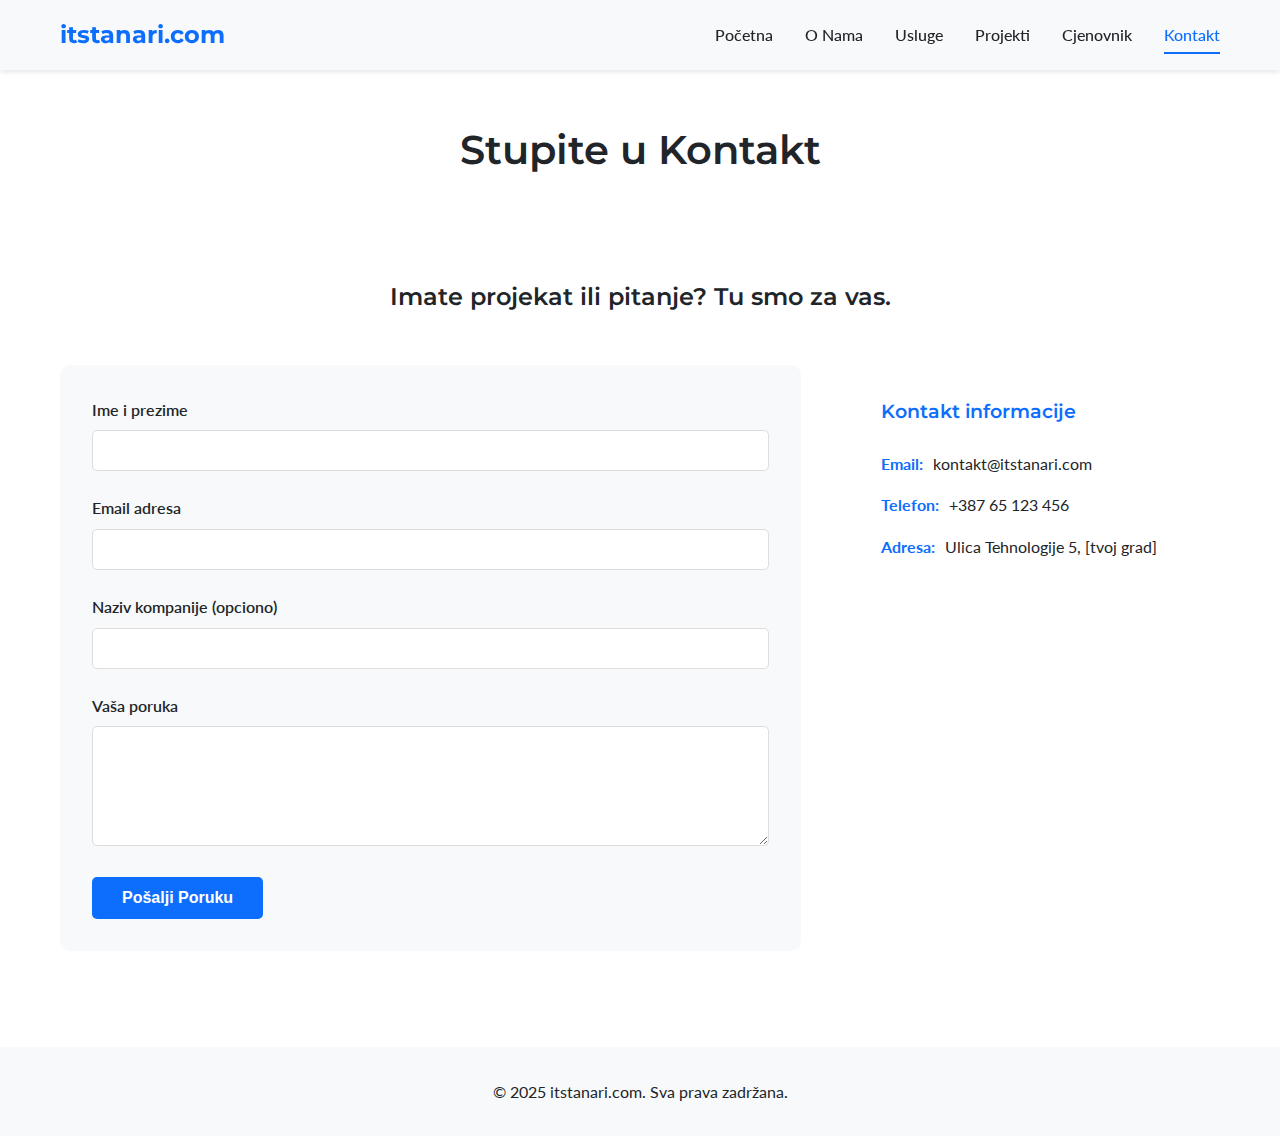
<file: kontakt.html>
<!DOCTYPE html>
<html lang="sr">
<head>
    <meta charset="UTF-8">
    <meta name="viewport" content="width=device-width, initial-scale=1.0">
    <title>Kontakt - itstanari.com</title>
    <link rel="stylesheet" href="css/style.css">
</head>
<body>
    <header>
        <div class="container">
            <div class="header-inner">
                <a href="index.html" class="logo">itstanari.com</a>
                <div class="hamburger">
                    <span></span>
                    <span></span>
                    <span></span>
                </div>
                <nav>
                    <ul>
                        <li><a href="index.html">Početna</a></li>
                        <li><a href="o-nama.html">O Nama</a></li>
                        <li><a href="usluge.html">Usluge</a></li>
                        <li><a href="projekti.html">Projekti</a></li>
                        <li><a href="cjenovnik.html">Cjenovnik</a></li>
                        <li><a href="kontakt.html">Kontakt</a></li>
                    </ul>
                </nav>
            </div>
        </div>
    </header>

    <main>
        <div class="container">
            <h1>Stupite u Kontakt</h1>
            
            <section class="reveal">
                <h2 style="text-align: center; margin-bottom: 2rem;">Imate projekat ili pitanje? Tu smo za vas.</h2>
                
                <div class="contact-wrapper">
                    <div class="contact-form">
                        <form id="contactForm">
                            <div class="form-group">
                                <label for="name">Ime i prezime</label>
                                <input type="text" id="name" name="name" required>
                            </div>
                            
                            <div class="form-group">
                                <label for="email">Email adresa</label>
                                <input type="email" id="email" name="email" required>
                            </div>
                            
                            <div class="form-group">
                                <label for="company">Naziv kompanije (opciono)</label>
                                <input type="text" id="company" name="company">
                            </div>
                            
                            <div class="form-group">
                                <label for="message">Vaša poruka</label>
                                <textarea id="message" name="message" required></textarea>
                            </div>
                            
                            <button type="submit" class="button">Pošalji Poruku</button>
                        </form>
                    </div>
                    
                    <div class="contact-info">
                        <h3>Kontakt informacije</h3>
                        <p><strong>Email:</strong> kontakt@itstanari.com</p>
                        <p><strong>Telefon:</strong> +387 65 123 456</p>
                        <p><strong>Adresa:</strong> Ulica Tehnologije 5, [tvoj grad]</p>
                    </div>
                </div>
            </section>
        </div>
    </main>

    <footer>
        <div class="container">
            <p>© 2025 itstanari.com. Sva prava zadržana.</p>
        </div>
    </footer>

    <script src="js/main.js"></script>
</body>
</html>
</file>
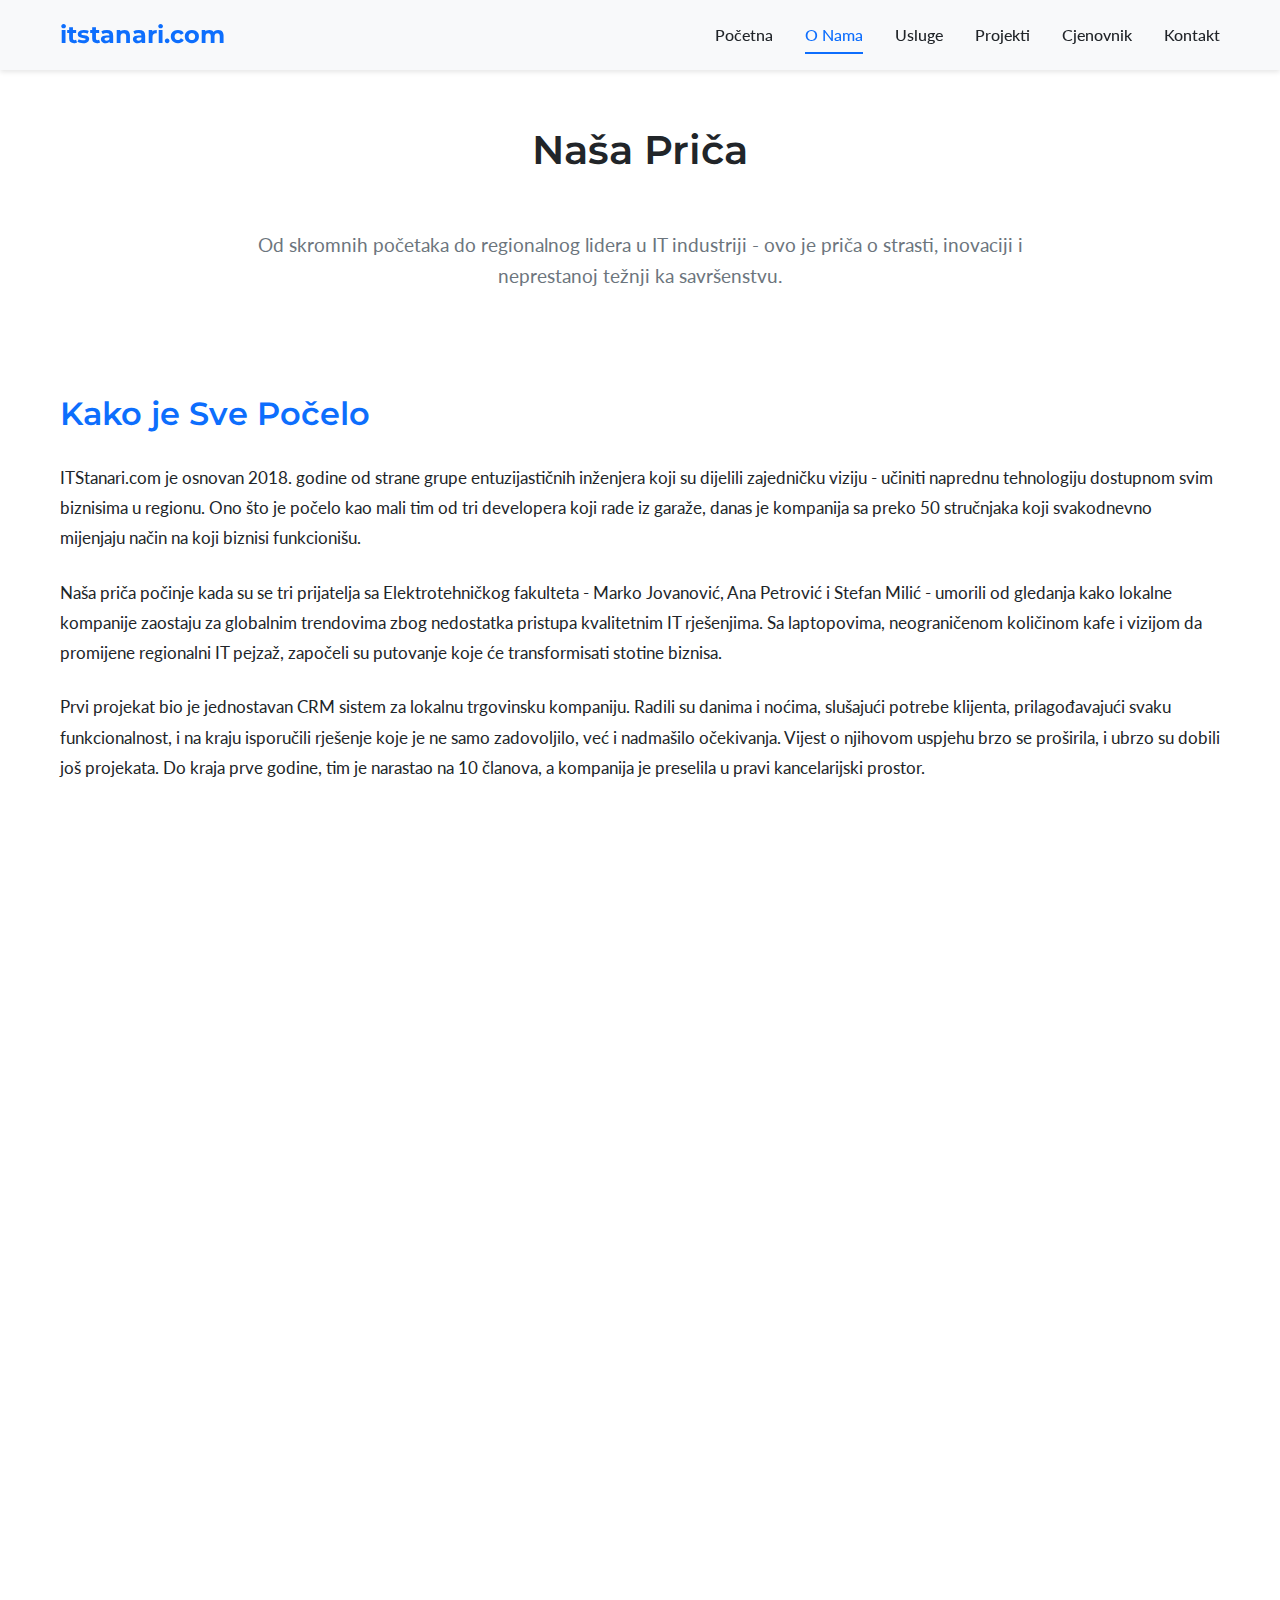
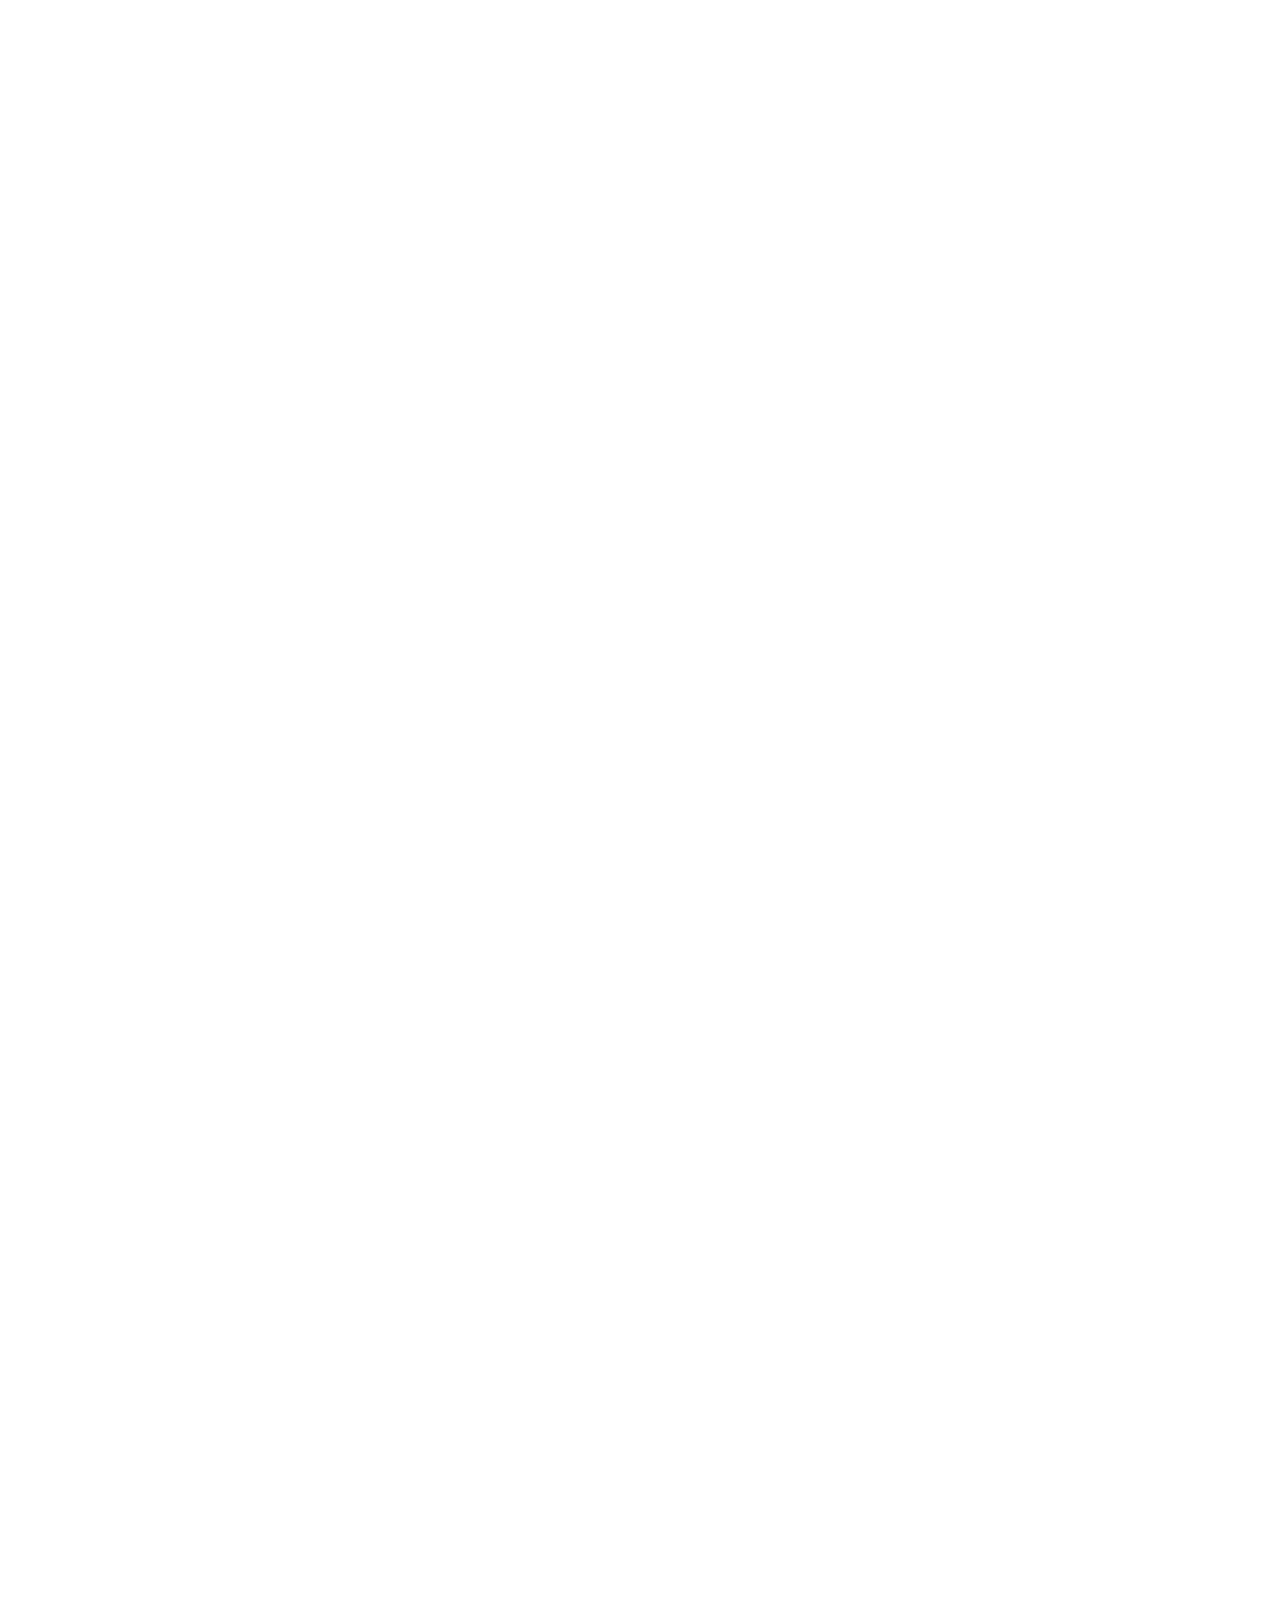
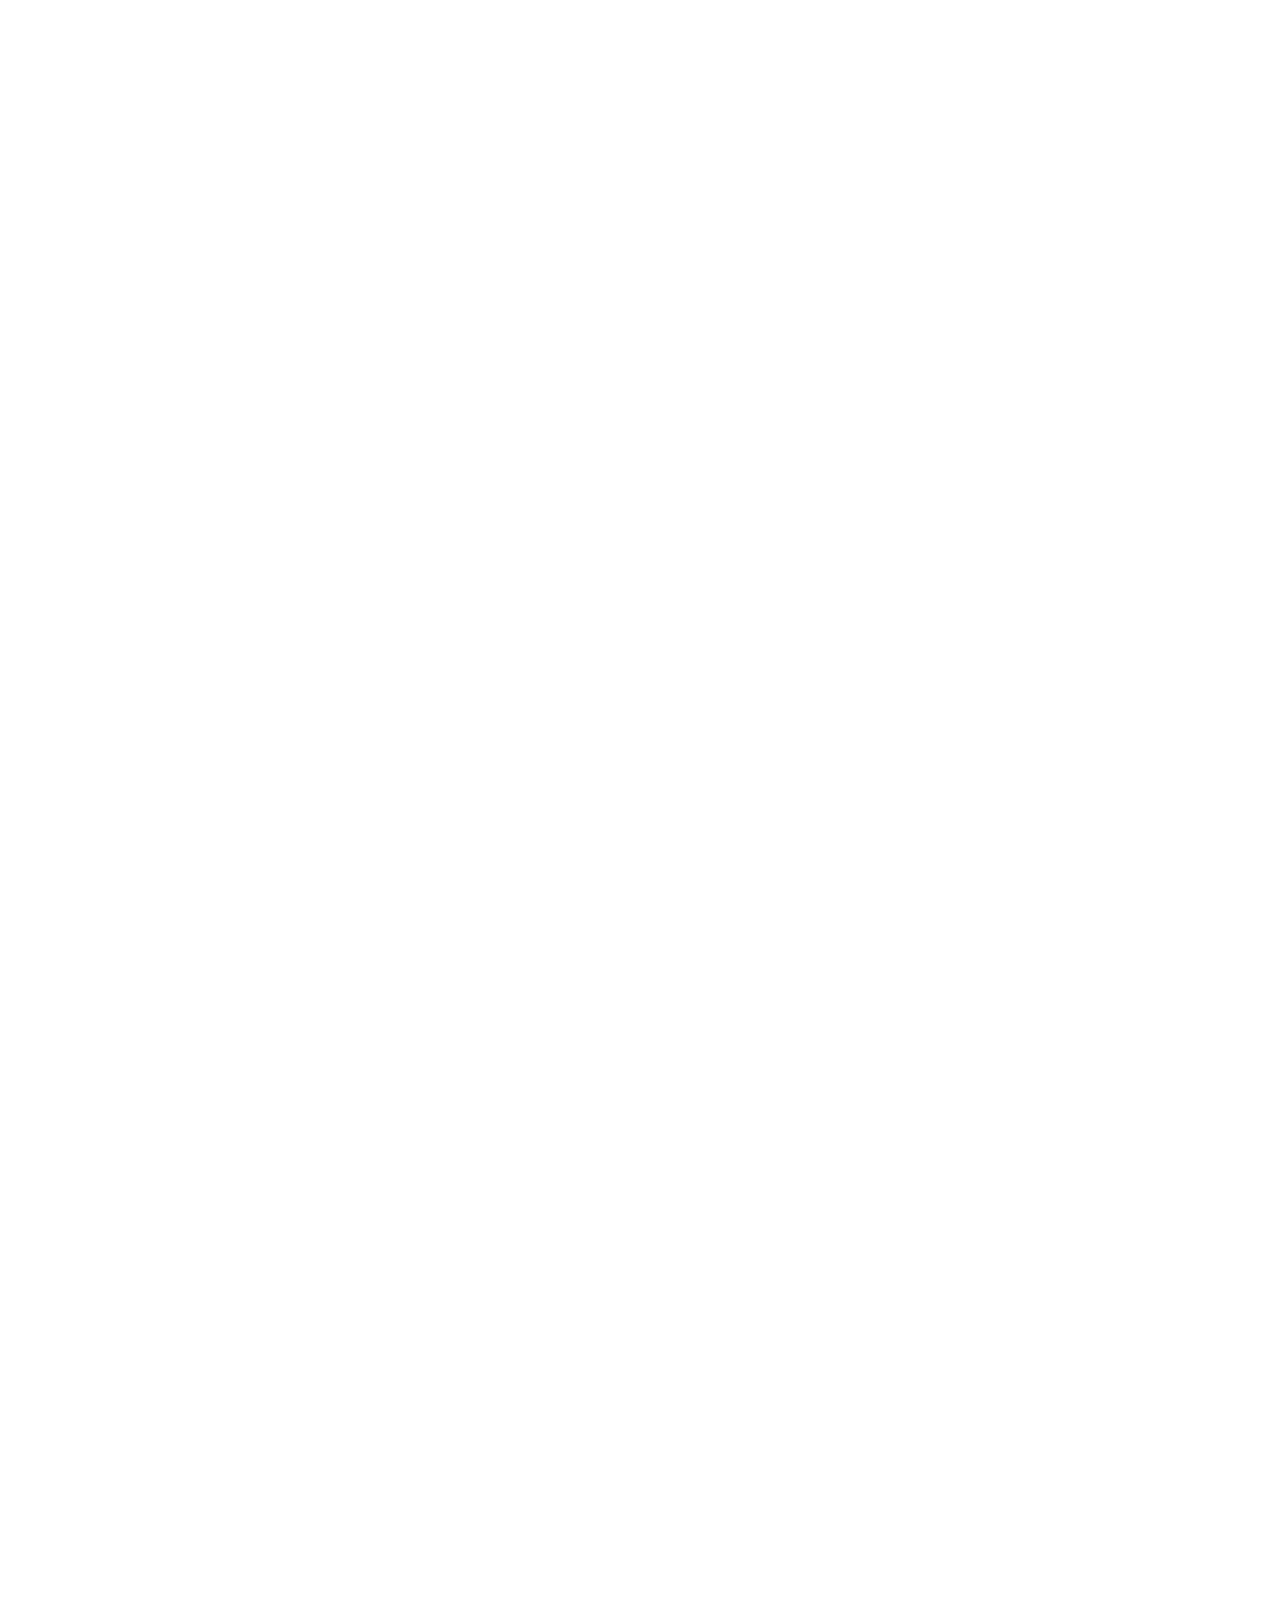
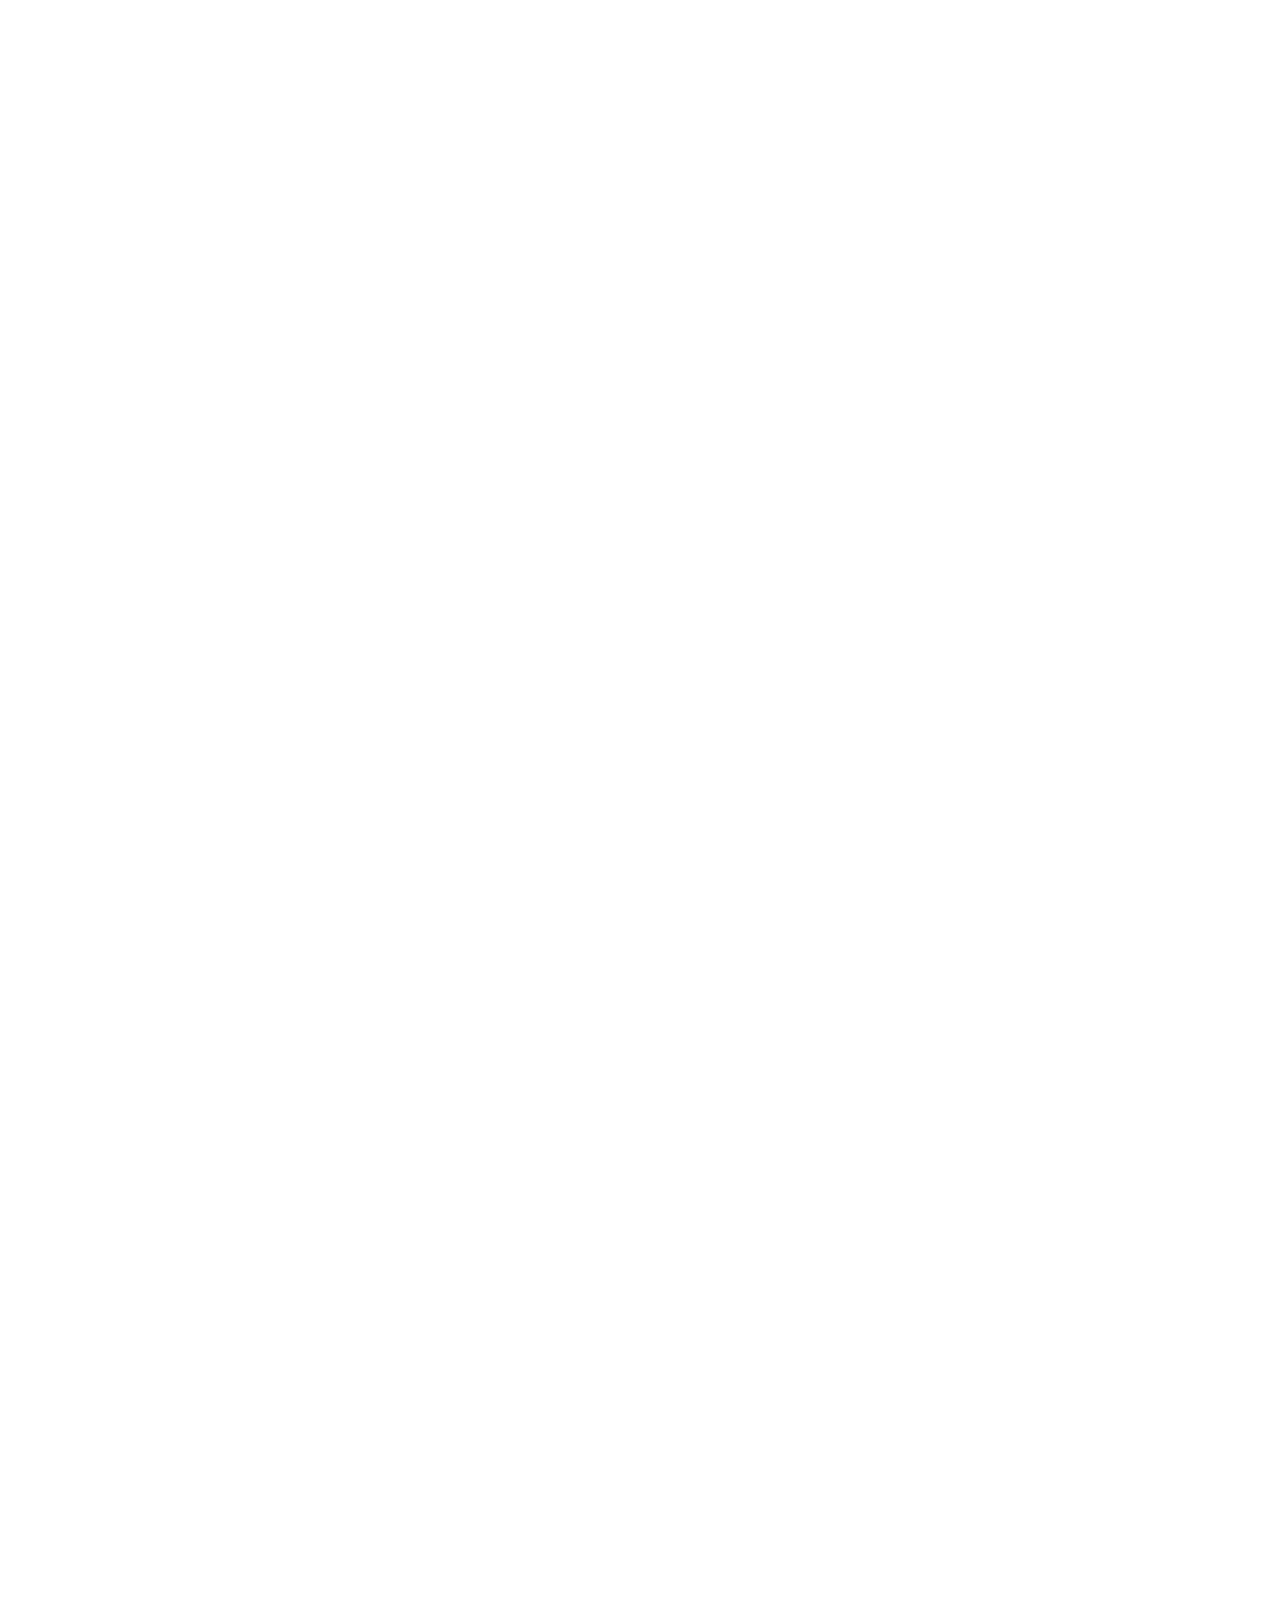
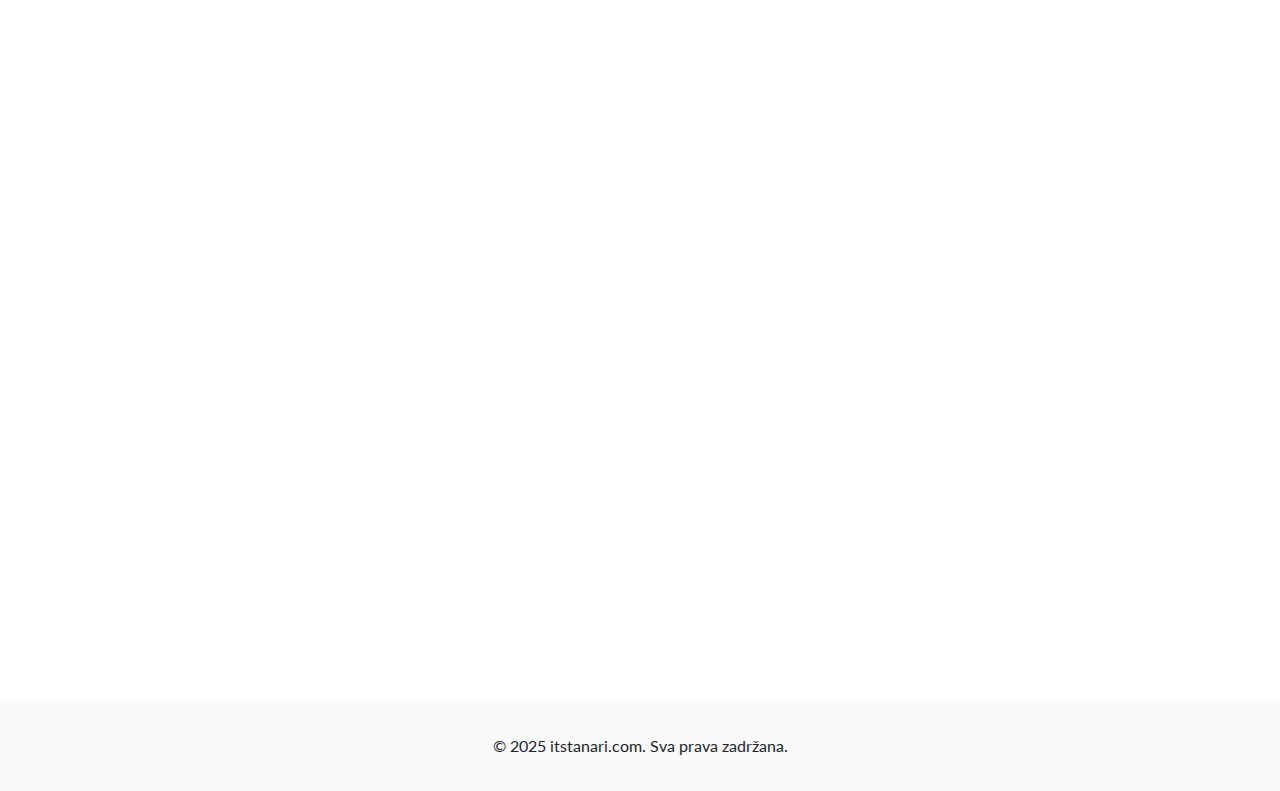
<file: o-nama.html>
<!DOCTYPE html>
<html lang="sr">
<head>
    <meta charset="UTF-8">
    <meta name="viewport" content="width=device-width, initial-scale=1.0">
    <title>O Nama - itstanari.com</title>
    <link rel="stylesheet" href="css/style.css">
</head>
<body>
    <header>
        <div class="container">
            <div class="header-inner">
                <a href="index.html" class="logo">itstanari.com</a>
                <div class="hamburger">
                    <span></span>
                    <span></span>
                    <span></span>
                </div>
                <nav>
                    <ul>
                        <li><a href="index.html">Početna</a></li>
                        <li><a href="o-nama.html">O Nama</a></li>
                        <li><a href="usluge.html">Usluge</a></li>
                        <li><a href="projekti.html">Projekti</a></li>
                        <li><a href="cjenovnik.html">Cjenovnik</a></li>
                        <li><a href="kontakt.html">Kontakt</a></li>
                    </ul>
                </nav>
            </div>
        </div>
    </header>

    <main>
        <div class="container">
            <h1>Naša Priča</h1>
            <p class="page-intro">Od skromnih početaka do regionalnog lidera u IT industriji - ovo je priča o strasti, inovaciji i neprestanoj težnji ka savršenstvu.</p>
            
            <section class="about-section reveal">
                <h2>Kako je Sve Počelo</h2>
                <p>ITStanari.com je osnovan 2018. godine od strane grupe entuzijastičnih inženjera koji su dijelili zajedničku viziju - učiniti naprednu tehnologiju dostupnom svim biznisima u regionu. Ono što je počelo kao mali tim od tri developera koji rade iz garaže, danas je kompanija sa preko 50 stručnjaka koji svakodnevno mijenjaju način na koji biznisi funkcionišu.</p>
                
                <p>Naša priča počinje kada su se tri prijatelja sa Elektrotehničkog fakulteta - Marko Jovanović, Ana Petrović i Stefan Milić - umorili od gledanja kako lokalne kompanije zaostaju za globalnim trendovima zbog nedostatka pristupa kvalitetnim IT rješenjima. Sa laptopovima, neograničenom količinom kafe i vizijom da promijene regionalni IT pejzaž, započeli su putovanje koje će transformisati stotine biznisa.</p>
                
                <p>Prvi projekat bio je jednostavan CRM sistem za lokalnu trgovinsku kompaniju. Radili su danima i noćima, slušajući potrebe klijenta, prilagođavajući svaku funkcionalnost, i na kraju isporučili rješenje koje je ne samo zadovoljilo, već i nadmašilo očekivanja. Vijest o njihovom uspjehu brzo se proširila, i ubrzo su dobili još projekata. Do kraja prve godine, tim je narastao na 10 članova, a kompanija je preselila u pravi kancelarijski prostor.</p>
            </section>

            <section class="about-section reveal">
                <h2>Naša Misija</h2>
                <p>Naša misija je jednostavna ali moćna: demokratizovati pristup vrhunskoj tehnologiji i omogućiti svakom biznisu, bez obzira na veličinu ili industriju, da iskoristi punu snagu digitalne transformacije. Vjerujemo da tehnologija nije samo alat, već katalizator promjene koji može transformisati način na koji radimo, komuniciramo i rastemo.</p>
                
                <p>Posvećeni smo stvaranju IT rješenja koja nisu samo tehnički superiorna, već i intuitivna, dostupna i prilagođena specifičnim potrebama naših klijenata. Svaki projekat koji preduzmemo vođen je principom da tehnologija treba da služi ljudima, a ne obrnuto. Naš cilj nije samo da riješimo trenutne probleme, već da predvidimo buduće izazove i pripremimo naše klijente za njih.</p>
                
                <p>Kroz godine rada, razvili smo jedinstvenu metodologiju koja kombinuje najbolje iz agile developmenta, design thinking-a i lean startup principa. Ovaj pristup nam omogućava da brzo isporučujemo vrijednost, kontinuirano se prilagođavamo promjenljivim zahtjevima, i uvijek stavljamo korisnika u centar svega što radimo.</p>
            </section>

            <section class="about-section reveal">
                <h2>Naša Vizija</h2>
                <p>Do 2030. godine, težimo da postanemo vodeća IT kompanija u jugoistočnoj Evropi, prepoznata po inovativnim rješenjima, izuzetnoj kvaliteti usluga i doprinosu digitalnoj transformaciji regiona. Vizija nam je svijet gdje svaki biznis, od lokalnog startup-a do multinacionalne korporacije, ima pristup tehnologiji i ekspertizi potrebnoj za uspjeh u digitalnoj ekonomiji.</p>
                
                <p>Planiramo da proširimo naše operacije na nova tržišta, otvorimo razvojne centre u najmanje tri nova grada, i zaposlimo preko 200 talentovanih profesionalaca do kraja decenije. Ali rast nije samo u brojevima - posvećeni smo kontinuiranom unapređenju naših vještina, istraživanju novih tehnologija, i razvoju proizvoda koji će definisati budućnost industrije.</p>
                
                <p>Posebno smo fokusirani na razvoj AI i machine learning rješenja, blockchain tehnologija, i IoT sistema koji će pomoći našim klijentima da ostanu konkurentni u sve zahtjevnijem tržištu. Takođe planiramo da pokrenemo inkubator program za mlade startupe, dijeleći naše znanje i resurse sa sljedećom generacijom tech preduzetnika.</p>
            </section>

            <section class="about-section reveal">
                <h2>Naše Vrijednosti</h2>
                <div class="values-grid">
                    <div class="value-card">
                        <h3>Izvrsnost</h3>
                        <p>Ne prihvatamo ništa manje od savršenstva. Svaki red koda, svaki dizajn, svaka interakcija sa klijentom mora da odražava našu posvećenost kvalitetu. Kontinuirano se obrazujemo, pratimo najnovije trendove, i primjenjujemo najbolje prakse industrije. Za nas, izvrsnost nije odredište, već kontinuirano putovanje poboljšanja.</p>
                    </div>
                    <div class="value-card">
                        <h3>Inovacija</h3>
                        <p>Inovacija je u našoj DNK. Ne bojimo se da eksperimentišemo, da preispitujemo status quo, i da tražimo bolje načine rješavanja problema. Ohrabrujemo kreativnost na svim nivoima organizacije i vjerujemo da najbolje ideje mogu doći od bilo koga. Naš innovation lab je mjesto gdje testirajemo najnovije tehnologije i razvijamo prototipove koji će oblikovati budućnost.</p>
                    </div>
                    <div class="value-card">
                        <h3>Integritet</h3>
                        <p>Poslujemo sa najvišim etičkim standardima. Transparentnost, poštenje i povjerenje su temelji svih naših odnosa - sa klijentima, partnerima i među nama. Uvijek držimo svoja obećanja, priznajemo greške kada ih napravimo, i stavljamo dugoročne odnose ispred kratkoročne dobiti. Naš kod je naš potpis, i stojimo iza svakog projekta koji isporučimo.</p>
                    </div>
                    <div class="value-card">
                        <h3>Timski Duh</h3>
                        <p>Vjerujemo da je tim jači od sume svojih dijelova. Njegujemo kulturu saradnje, međusobnog poštovanja i kontinuiranog učenja. Slavimo uspjehe zajedno i podržavamo jedni druge kroz izazove. Naša raznolikost je naša snaga - okupljamo ljude različitih pozadina, vještina i perspektiva jer vjerujemo da najbolja rješenja dolaze iz različitih uglova gledanja.</p>
                    </div>
                    <div class="value-card">
                        <h3>Klijent na Prvom Mjestu</h3>
                        <p>Uspjeh naših klijenata je naš uspjeh. Slušamo pažljivo, razumijemo duboko, i isporučujemo rješenja koja stvarno čine razliku. Ne samo da ispunjavamo zahtjeve - mi anticipiramo potrebe i pružamo vrijednost koju klijenti nisu ni znali da mogu dobiti. Svaki klijent, bez obzira na veličinu projekta, dobija našu punu pažnju i posvećenost.</p>
                    </div>
                    <div class="value-card">
                        <h3>Društvena Odgovornost</h3>
                        <p>Vjerujemo u vraćanje zajednici koja nas je podržala. Kroz besplatne IT obuke za mlade, mentorske programe, i pro bono projekte za nevladine organizacije, doprinosimo razvoju lokalnog IT ekosistema. Također smo posvećeni održivom poslovanju - koristimo zelenu energiju u našim kancelarijama i promovišemo remote rad za smanjenje carbon footprint-a.</p>
                    </div>
                </div>
            </section>

            <section class="about-section reveal">
                <h2>Naš Tim</h2>
                <p>Iza svakog uspješnog projekta stoji tim izuzetnih profesionalaca. Naš tim čini preko 50 stručnjaka iz različitih oblasti - od software developera i dizajnera, preko project managera i QA inženjera, do DevOps specijalista i data scientista. Ono što nas čini posebnim nije samo tehnička ekspertiza, već strast prema onome što radimo i posvećenost kontinuiranom učenju i razvoju.</p>
                
                <div class="team-stats">
                    <div class="stat-card">
                        <div class="stat-number">52</div>
                        <div class="stat-label">Talentovanih Profesionalaca</div>
                    </div>
                    <div class="stat-card">
                        <div class="stat-number">15+</div>
                        <div class="stat-label">Tehnologija i Frameworks</div>
                    </div>
                    <div class="stat-card">
                        <div class="stat-number">8</div>
                        <div class="stat-label">Godina Prosječnog Iskustva</div>
                    </div>
                    <div class="stat-card">
                        <div class="stat-number">95%</div>
                        <div class="stat-label">Zadovoljstvo Zaposlenih</div>
                    </div>
                </div>
                
                <p>Naši lideri donose decenijsko iskustvo iz različitih industrija i kompanija. Marko Jovanović, naš CEO i co-founder, ranije je radio kao lead architect u Microsoft-u. Ana Petrović, CTO, donosi ekspertizu iz Google-a gdje je vodila tim za cloud infrastructure. Stefan Milić, COO, ima bogato iskustvo u vođenju velikih enterprise projekata iz svoje karijere u IBM-u.</p>
                
                <p>Ali ono što nas čini zaista posebnim je naša kultura kontinuiranog učenja. Svaki zaposleni ima godišnji budžet za profesionalni razvoj, pristup online kursevima i konferencijama, te mogućnost rada na open-source projektima. Također imamo interni mentorski program gdje senior developeri pomažu juniorima da brže napreduju u karijeri.</p>
            </section>

            <section class="about-section reveal">
                <h2>Naša Postignuća</h2>
                <div class="achievements-timeline">
                    <div class="achievement-item">
                        <div class="achievement-year">2018</div>
                        <div class="achievement-content">
                            <h3>Osnivanje Kompanije</h3>
                            <p>Tri entuzijasta započinju avanturu sa vizijom da transformišu regionalni IT sektor. Prvi klijent, prvi uspješan projekat, i početak nečeg velikog.</p>
                        </div>
                    </div>
                    <div class="achievement-item">
                        <div class="achievement-year">2019</div>
                        <div class="achievement-content">
                            <h3>Prvo Priznanje</h3>
                            <p>Dobijamo nagradu "Startup Godine" od Tech Business Magazine-a. Tim raste na 15 članova, selimo se u veći prostor, i završavamo godinu sa 20+ uspješnih projekata.</p>
                        </div>
                    </div>
                    <div class="achievement-item">
                        <div class="achievement-year">2020</div>
                        <div class="achievement-content">
                            <h3>Međunarodna Ekspanzija</h3>
                            <p>Uprkos globalnoj pandemiji, uspješno prelazimo na remote rad i dobijamo prve međunarodne klijente. Razvijamo proprietary framework koji ubrzava development za 40%.</p>
                        </div>
                    </div>
                    <div class="achievement-item">
                        <div class="achievement-year">2021</div>
                        <div class="achievement-content">
                            <h3>ISO Sertifikacija</h3>
                            <p>Postajemo ISO 9001 i ISO 27001 sertifikovani. Lansiramo prvi SaaS proizvod koji danas koristi preko 500 kompanija. Tim raste na 30 članova.</p>
                        </div>
                    </div>
                    <div class="achievement-item">
                        <div class="achievement-year">2022</div>
                        <div class="achievement-content">
                            <h3>AI Innovation Lab</h3>
                            <p>Otvaramo dedicirani AI research lab. Razvijamo revolucionarno ML rješenje za predictive maintenance koje osvaja nagradu za inovaciju godine.</p>
                        </div>
                    </div>
                    <div class="achievement-item">
                        <div class="achievement-year">2023</div>
                        <div class="achievement-content">
                            <h3>Regionalni Lider</h3>
                            <p>Prepoznati kao jedna od top 10 IT kompanija u regionu. Otvaramo drugi razvojni centar, zapošljavamo 50. člana tima, i prelazimo 5 miliona KM godišnjeg prihoda.</p>
                        </div>
                    </div>
                    <div class="achievement-item">
                        <div class="achievement-year">2024</div>
                        <div class="achievement-content">
                            <h3>Enterprise Partneri</h3>
                            <p>Postajemo Microsoft Gold Partner i AWS Advanced Partner. Potpisujemo strateške ugovore sa tri Fortune 500 kompanije. Pokrećemo besplatnu IT akademiju za mlade.</p>
                        </div>
                    </div>
                </div>
            </section>

            <section class="about-section reveal">
                <h2>Zašto Baš Mi?</h2>
                <div class="why-us-grid">
                    <div class="why-us-item">
                        <h3>Dokazana Ekspertiza</h3>
                        <p>Sa preko 200 uspješno realizovanih projekata i 98% stope zadovoljstva klijenata, naša ekspertiza govori sama za sebe. Od malih startupa do velikih korporacija, pokazali smo da možemo isporučiti rezultate bez obzira na kompleksnost izazova.</p>
                    </div>
                    <div class="why-us-item">
                        <h3>Lokalno Prisustvo, Globalni Standardi</h3>
                        <p>Kombinujemo najbolje iz oba svijeta - razumijevanje lokalnog tržišta i kulture sa primjenom globalnih best practices i najnovijih tehnologija. Govorimo vaš jezik, ali mislimo globalno.</p>
                    </div>
                    <div class="why-us-item">
                        <h3>End-to-End Rješenja</h3>
                        <p>Od inicijalne ideje do finalne implementacije i kontinuirane podrške, tu smo na svakom koraku vašeg digitalnog putovanja. Ne morate angažovati različite agencije za različite aspekte projekta - mi pokrivamo sve.</p>
                    </div>
                    <div class="why-us-item">
                        <h3>Fleksibilnost i Agilnost</h3>
                        <p>U svijetu koji se mijenja brzinom svjetlosti, sposobnost brze adaptacije je ključna. Naši agile procesi omogućavaju nam da se prilagodimo promjenljivim zahtjevima bez kompromitovanja kvaliteta ili rokova.</p>
                    </div>
                    <div class="why-us-item">
                        <h3>ROI Fokus</h3>
                        <p>Ne razvijamo tehnologiju radi tehnologije. Svako rješenje koje kreiramo dizajnirano je da donese mjerljivu poslovnu vrijednost. Prosječan ROI naših projekata je 350% u prvoj godini.</p>
                    </div>
                    <div class="why-us-item">
                        <h3>Dugoročno Partnerstvo</h3>
                        <p>70% naših klijenata sarađuje sa nama duže od 3 godine. Ne gledamo na projekte kao jednokratne transakcije, već kao početak dugoročnog partnerstva u vašem digitalnom rastu.</p>
                    </div>
                </div>
            </section>

            <section class="about-section reveal">
                <h2>Naša Tehnološka Ekspertiza</h2>
                <p>Kontinuirano investiramo u najnovije tehnologije i edukaciju našeg tima kako bismo uvijek bili korak ispred. Naša tehnološka ekspertiza pokriva širok spektar modernih tehnologija i platformi.</p>
                
                <div class="tech-expertise">
                    <div class="tech-category">
                        <h3>Frontend Development</h3>
                        <p>React, Angular, Vue.js, Next.js, TypeScript, Tailwind CSS, Material-UI, Redux, MobX, GraphQL, Progressive Web Apps, WebAssembly</p>
                    </div>
                    <div class="tech-category">
                        <h3>Backend Development</h3>
                        <p>Node.js, .NET Core, Java Spring Boot, Python Django/FastAPI, Go, Ruby on Rails, PHP Laravel, Microservices, RESTful APIs, gRPC</p>
                    </div>
                    <div class="tech-category">
                        <h3>Mobile Development</h3>
                        <p>React Native, Flutter, Swift, Kotlin, Xamarin, Ionic, Native iOS/Android, Cross-platform solutions, AR/VR capabilities</p>
                    </div>
                    <div class="tech-category">
                        <h3>Cloud & DevOps</h3>
                        <p>AWS, Azure, Google Cloud, Docker, Kubernetes, Terraform, Jenkins, GitLab CI/CD, Ansible, Prometheus, Grafana, ELK Stack</p>
                    </div>
                    <div class="tech-category">
                        <h3>Databases</h3>
                        <p>PostgreSQL, MySQL, MongoDB, Redis, Elasticsearch, Cassandra, Neo4j, InfluxDB, DynamoDB, Firebase</p>
                    </div>
                    <div class="tech-category">
                        <h3>AI & Machine Learning</h3>
                        <p>TensorFlow, PyTorch, scikit-learn, Keras, OpenCV, NLP, Computer Vision, Predictive Analytics, Deep Learning, MLOps</p>
                    </div>
                </div>
            </section>

            <section class="cta-section reveal">
                <h2>Hajde da Gradimo Budućnost Zajedno</h2>
                <p>Spremni smo da vaše ideje pretvorimo u stvarnost. Bilo da trebate potpuno novo rješenje ili želite da unaprijedite postojeće sisteme, naš tim stručnjaka je tu da vam pomogne na svakom koraku puta.</p>
                <a href="kontakt.html" class="button">Započnite Svoj Projekat</a>
            </section>
        </div>
    </main>

    <footer>
        <div class="container">
            <p>© 2025 itstanari.com. Sva prava zadržana.</p>
        </div>
    </footer>

    <script src="js/main.js"></script>
    
    <script>
      (function (w, d, o, f) {
        w[o] =
          w[o] ||
          function (config) {
            var js = d.createElement("script");
            js.src = f;
            js.async = true;
            js.onload = function () {
              var e = d.createElement("div");
              e.id = o;
              d.body.appendChild(e);
              w.init_chatislav
                ? w.init_chatislav(o, config)
                : console.error("chatislav init function not available.");
            };
            d.body.appendChild(js);
          };
      })(window, document, "ctslv_bbl", "https://chatislav.ai/api/static/chat-bot/index.js");

      ctslv_bbl({
        base_url: "https://chatislav.ai/api",
        token: "ca3c5833-4924-4d2e-9bf4-fe62dc4210e5"
      });
    </script>
</body>
</html>
</file>
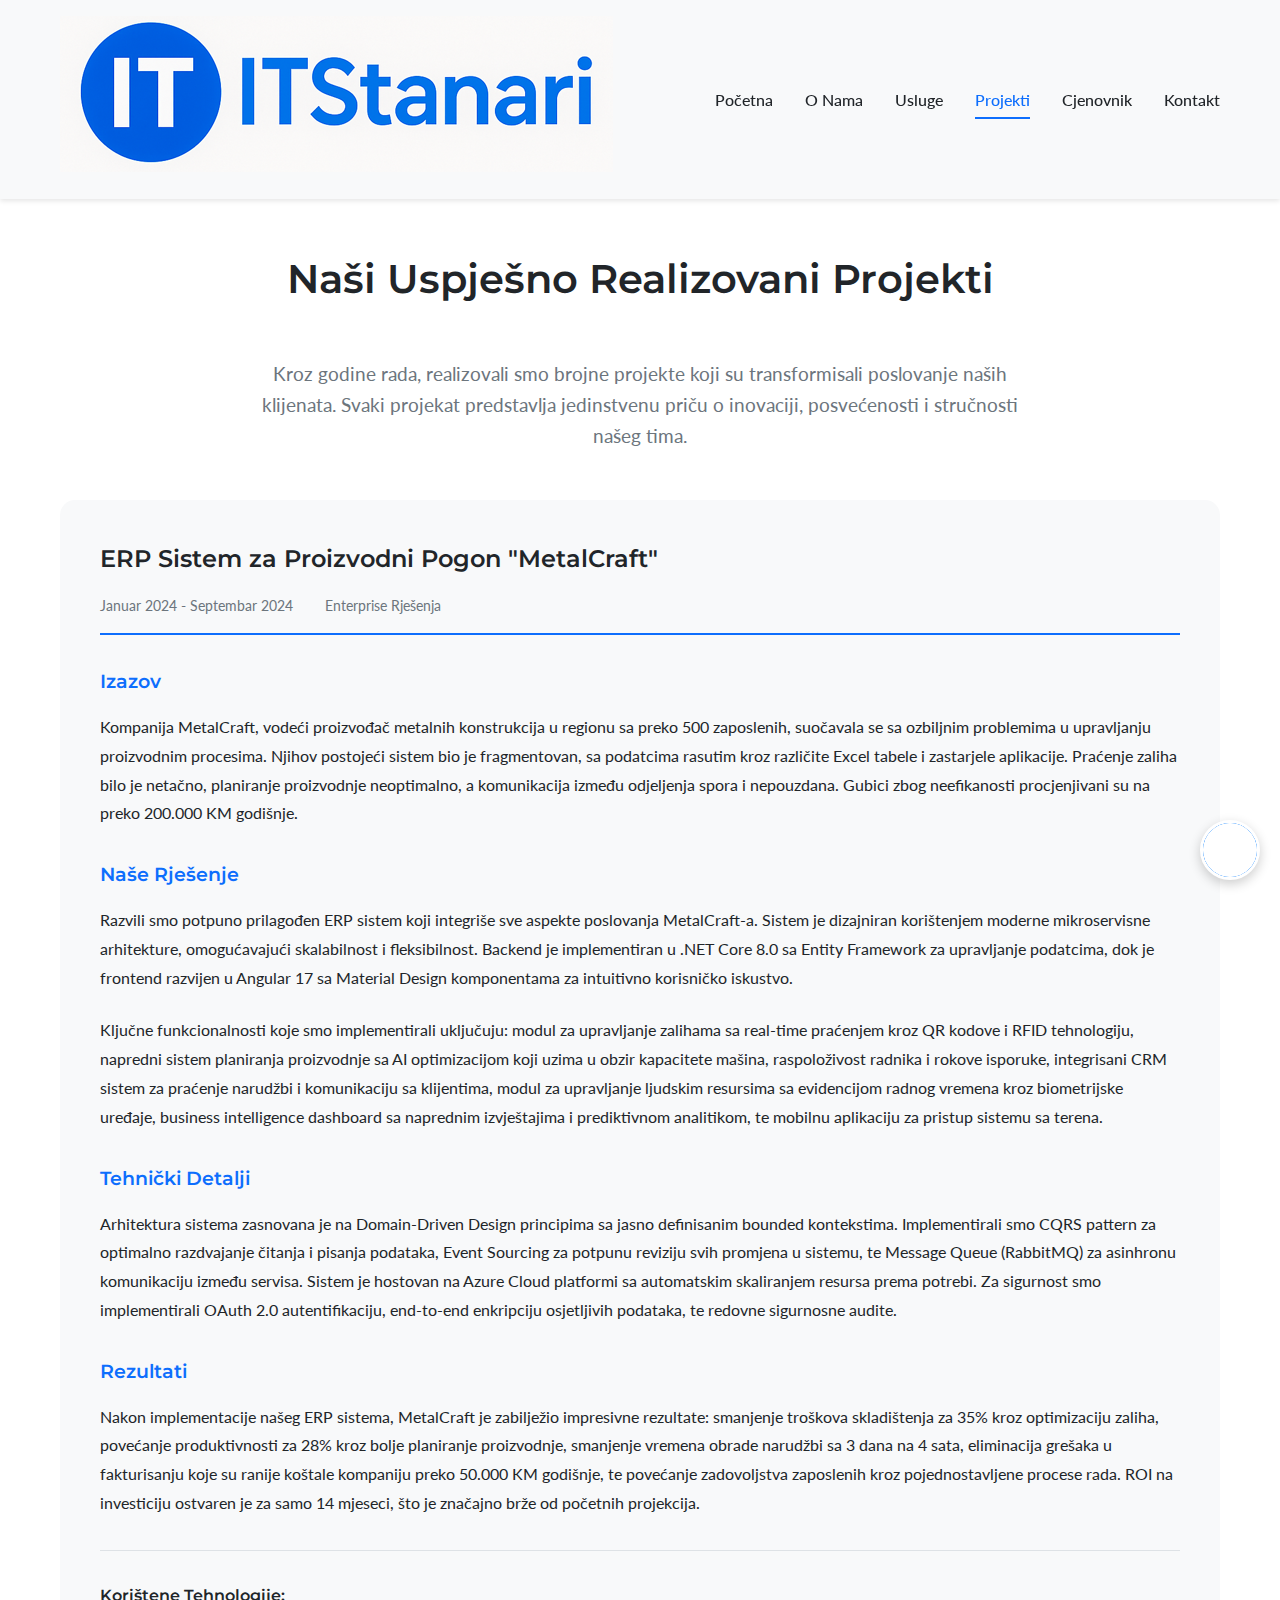
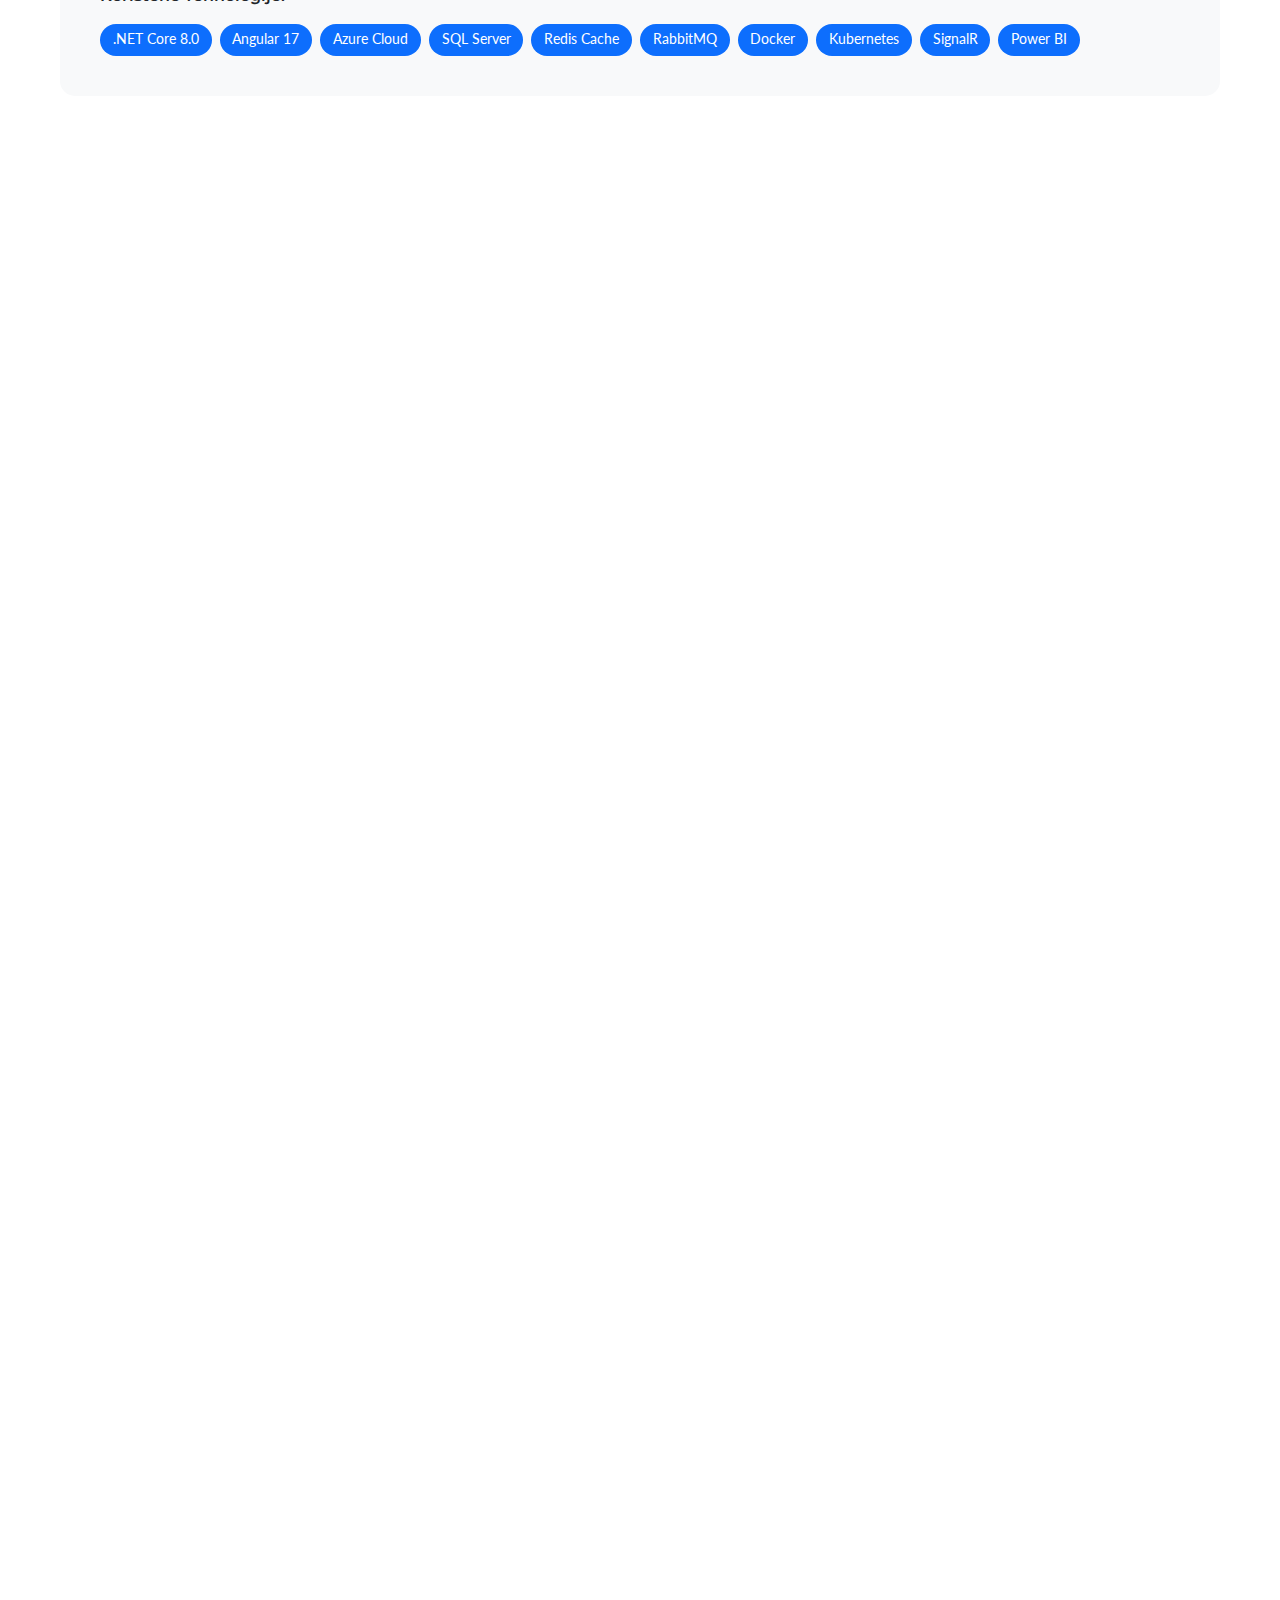
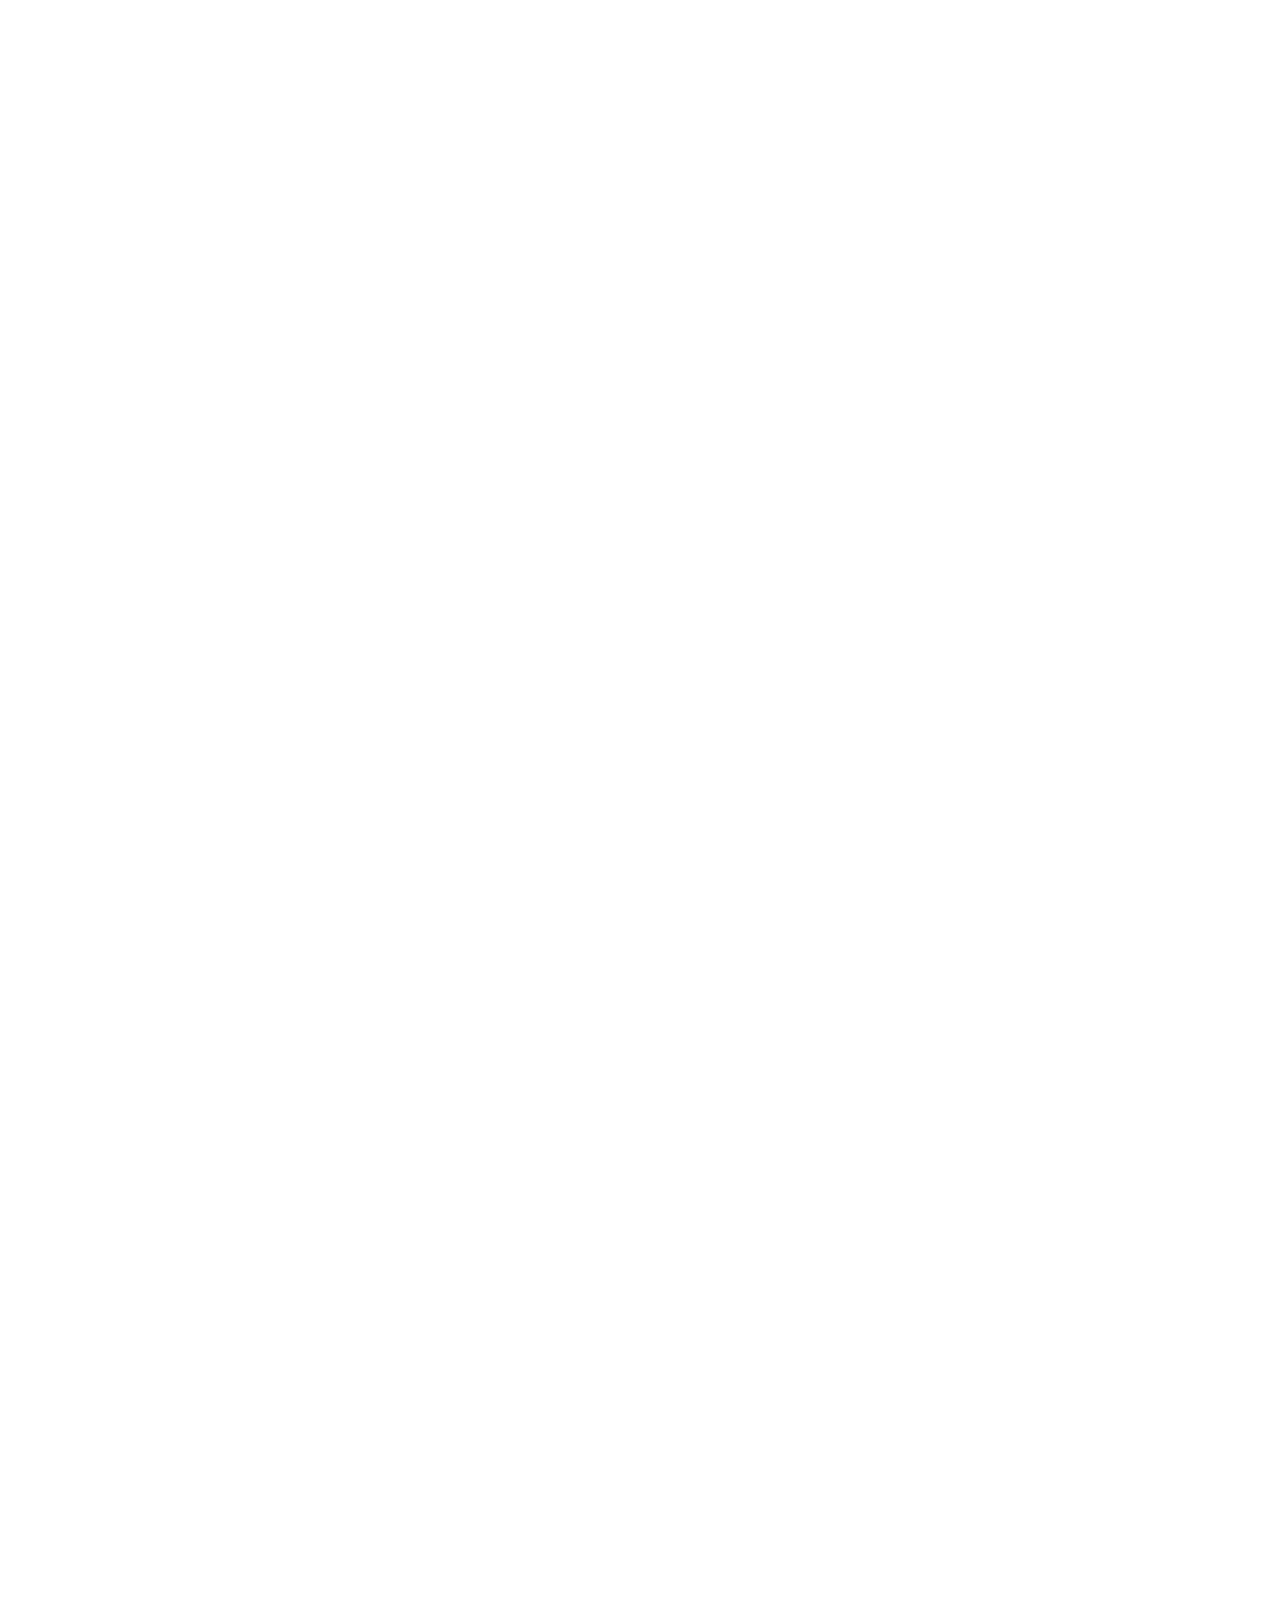
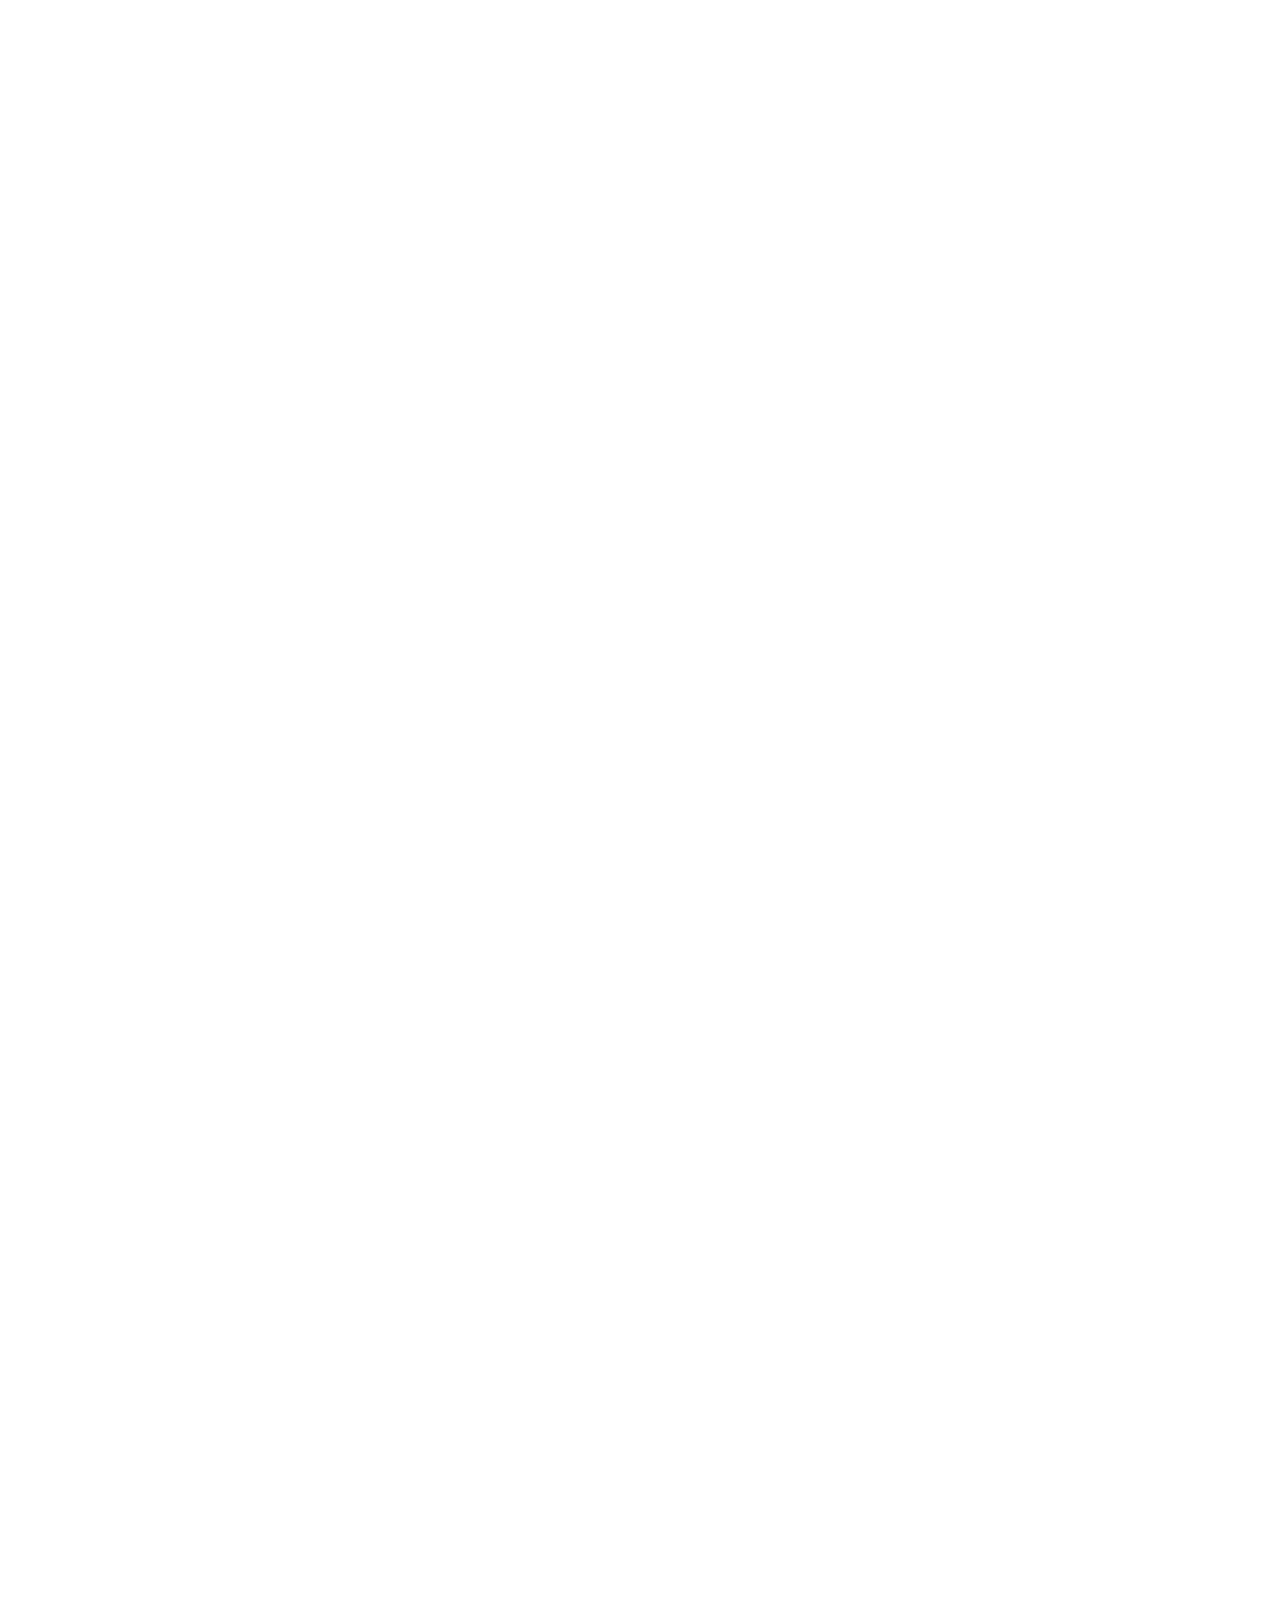
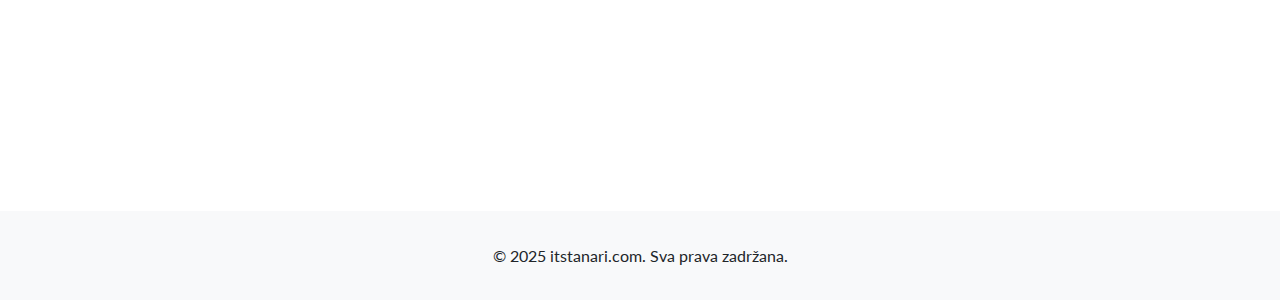
<file: projekti.html>
<!DOCTYPE html>
<html lang="sr">
<head>
    <meta charset="UTF-8">
    <meta name="viewport" content="width=device-width, initial-scale=1.0">
    <title>Projekti - itstanari.com</title>
    <link rel="icon" type="image/x-icon" href="favicon.ico">
    <link rel="stylesheet" href="css/style.css">

    <!-- Sakrij originalni Chatislav odmah -->
    <style>
        #ctslv_bbl,
        #ctslv_bbl iframe,
        .chatislav-widget,
        .chatislav-container,
        [id*="chatislav"],
        [class*="chatislav"] {
            display: none !important;
            visibility: hidden !important;
            opacity: 0 !important;
            pointer-events: none !important;
        }
    </style>
</head>
<body>
    <header>
        <div class="container">
            <div class="header-inner">
                <a href="index.html" class="logo">
                    <img src="images/logo.png" alt="IT Stanari logo" class="logo-img">
                </a>
                <div class="hamburger">
                    <span></span>
                    <span></span>
                    <span></span>
                </div>
                <nav>
                    <ul>
                        <li><a href="index.html">Početna</a></li>
                        <li><a href="o-nama.html">O Nama</a></li>
                        <li><a href="usluge.html">Usluge</a></li>
                        <li><a href="projekti.html">Projekti</a></li>
                        <li><a href="cjenovnik.html">Cjenovnik</a></li>
                        <li><a href="kontakt.html">Kontakt</a></li>
                    </ul>
                </nav>
            </div>
        </div>
    </header>

    <main>
        <div class="container">
            <h1>Naši Uspješno Realizovani Projekti</h1>
            <p class="page-intro">Kroz godine rada, realizovali smo brojne projekte koji su transformisali poslovanje naših klijenata. Svaki projekat predstavlja jedinstvenu priču o inovaciji, posvećenosti i stručnosti našeg tima.</p>
            
            <article class="project-detail reveal">
                <div class="project-header">
                    <h2>ERP Sistem za Proizvodni Pogon "MetalCraft"</h2>
                    <div class="project-meta">
                        <span class="project-date">Januar 2024 - Septembar 2024</span>
                        <span class="project-category">Enterprise Rješenja</span>
                    </div>
                </div>
                
                <div class="project-content">
                    <h3>Izazov</h3>
                    <p>Kompanija MetalCraft, vodeći proizvođač metalnih konstrukcija u regionu sa preko 500 zaposlenih, suočavala se sa ozbiljnim problemima u upravljanju proizvodnim procesima. Njihov postojeći sistem bio je fragmentovan, sa podatcima rasutim kroz različite Excel tabele i zastarjele aplikacije. Praćenje zaliha bilo je netačno, planiranje proizvodnje neoptimalno, a komunikacija između odjeljenja spora i nepouzdana. Gubici zbog neefikanosti procjenjivani su na preko 200.000 KM godišnje.</p>
                    
                    <h3>Naše Rješenje</h3>
                    <p>Razvili smo potpuno prilagođen ERP sistem koji integriše sve aspekte poslovanja MetalCraft-a. Sistem je dizajniran korištenjem moderne mikroservisne arhitekture, omogućavajući skalabilnost i fleksibilnost. Backend je implementiran u .NET Core 8.0 sa Entity Framework za upravljanje podatcima, dok je frontend razvijen u Angular 17 sa Material Design komponentama za intuitivno korisničko iskustvo.</p>
                    
                    <p>Ključne funkcionalnosti koje smo implementirali uključuju: modul za upravljanje zalihama sa real-time praćenjem kroz QR kodove i RFID tehnologiju, napredni sistem planiranja proizvodnje sa AI optimizacijom koji uzima u obzir kapacitete mašina, raspoloživost radnika i rokove isporuke, integrisani CRM sistem za praćenje narudžbi i komunikaciju sa klijentima, modul za upravljanje ljudskim resursima sa evidencijom radnog vremena kroz biometrijske uređaje, business intelligence dashboard sa naprednim izvještajima i prediktivnom analitikom, te mobilnu aplikaciju za pristup sistemu sa terena.</p>
                    
                    <h3>Tehnički Detalji</h3>
                    <p>Arhitektura sistema zasnovana je na Domain-Driven Design principima sa jasno definisanim bounded kontekstima. Implementirali smo CQRS pattern za optimalno razdvajanje čitanja i pisanja podataka, Event Sourcing za potpunu reviziju svih promjena u sistemu, te Message Queue (RabbitMQ) za asinhronu komunikaciju između servisa. Sistem je hostovan na Azure Cloud platformi sa automatskim skaliranjem resursa prema potrebi. Za sigurnost smo implementirali OAuth 2.0 autentifikaciju, end-to-end enkripciju osjetljivih podataka, te redovne sigurnosne audite.</p>
                    
                    <h3>Rezultati</h3>
                    <p>Nakon implementacije našeg ERP sistema, MetalCraft je zabilježio impresivne rezultate: smanjenje troškova skladištenja za 35% kroz optimizaciju zaliha, povećanje produktivnosti za 28% kroz bolje planiranje proizvodnje, smanjenje vremena obrade narudžbi sa 3 dana na 4 sata, eliminacija grešaka u fakturisanju koje su ranije koštale kompaniju preko 50.000 KM godišnje, te povećanje zadovoljstva zaposlenih kroz pojednostavljene procese rada. ROI na investiciju ostvaren je za samo 14 mjeseci, što je značajno brže od početnih projekcija.</p>
                    
                    <div class="project-technologies">
                        <h4>Korištene Tehnologije:</h4>
                        <div class="tech-tags">
                            <span>.NET Core 8.0</span>
                            <span>Angular 17</span>
                            <span>Azure Cloud</span>
                            <span>SQL Server</span>
                            <span>Redis Cache</span>
                            <span>RabbitMQ</span>
                            <span>Docker</span>
                            <span>Kubernetes</span>
                            <span>SignalR</span>
                            <span>Power BI</span>
                        </div>
                    </div>
                </div>
            </article>

            <article class="project-detail reveal">
                <div class="project-header">
                    <h2>E-Commerce Platforma "BHShop"</h2>
                    <div class="project-meta">
                        <span class="project-date">Mart 2024 - Juli 2024</span>
                        <span class="project-category">Web Aplikacije</span>
                    </div>
                </div>
                
                <div class="project-content">
                    <h3>Izazov</h3>
                    <p>BHShop, ambiciozni startup sa vizijom da postane vodeća online trgovina u Bosni i Hercegovini, trebao je modernu e-commerce platformu koja može da podrži brz rast i pruži izuzetno korisničko iskustvo. Izazov je bio kreirati platformu koja nije samo funkcionalna, već i dovoljno fleksibilna da se prilagodi različitim tipovima proizvoda, od elektronike do odjeće, sa podrškom za različite načine plaćanja specifične za naše tržište.</p>
                    
                    <h3>Naše Rješenje</h3>
                    <p>Dizajnirali smo i implementirali sveobuhvatnu e-commerce platformu koja kombinuje najbolje prakse moderne web trgovine sa specifičnostima lokalnog tržišta. Platforma je građena kao headless commerce rješenje, omogućavajući potpunu fleksibilnost u prezentaciji sadržaja preko različitih kanala - web, mobilne aplikacije, pa čak i fizičke prodavnice kroz POS integraciju.</p>
                    
                    <p>Implementirali smo napredni sistem upravljanja proizvodima sa podrškom za neograničen broj varijanti, atributa i kategorija. Svaki proizvod može imati detaljne specifikacije, galeriju slika sa zoom funkcionalnostima, video prezentacije, te povezane i preporučene proizvode bazirane na AI algoritmima. Sistem upravljanja zalihama omogućava real-time praćenje dostupnosti proizvoda kroz više skladišta, automatske notifikacije za niski nivo zaliha, te integraciju sa dobavljačima za automatsko naručivanje.</p>
                    
                    <p>Posebnu pažnju posvetili smo korisničkom iskustvu. Implementirali smo naprednu pretragu sa Elasticsearch-om koja omogućava instant rezultate, filtriranje po brojnim kriterijumima, te ispravku grešaka u kucanju. Sistem preporuka baziran na machine learning algoritmima analizira ponašanje korisnika i predlaže relevantne proizvode, povećavajući prosječnu vrijednost narudžbe za preko 40%.</p>
                    
                    <h3>Napredne Funkcionalnosti</h3>
                    <p>Checkout proces je optimizovan do najsitnijih detalja. Implementirali smo one-page checkout sa progresivnim otkrivanjem informacija, guest checkout opciju za brže kupovine, te pamćenje podataka za registrovane korisnike. Integracija sa lokalnim platnim procesorima omogućava plaćanje karticama svih banaka u BiH, PayPal i Stripe za međunarodne transakcije, te plaćanje pouzećem sa automatskim generisanjem uplatnica.</p>
                    
                    <p>Marketing funkcionalnosti uključuju napredni sistem kupona i popusta sa različitim pravilima primjene, program lojalnosti sa bodovima koji se mogu zamijeniti za popuste, affiliate program za partnere, email marketing automatizaciju sa segmentacijom korisnika, te A/B testiranje različitih verzija stranica za optimizaciju konverzije.</p>
                    
                    <h3>Tehnička Implementacija</h3>
                    <p>Frontend aplikacija razvijena je u Next.js 14 sa React 18, omogućavajući server-side rendering za bolje SEO performanse i brže učitavanje stranica. Koristili smo TypeScript za type-safety, Tailwind CSS za brz razvoj responzivnog dizajna, te React Query za efikasno upravljanje server state-om. Backend API razvijen je u Node.js sa Express frameworkom i GraphQL-om za fleksibilno dohvatanje podataka. MongoDB služi kao primarna baza podataka zbog svoje fleksibilnosti sa proizvodnim podatcima, dok Redis osigurava brzo keširanje i session management.</p>
                    
                    <h3>Rezultati i Performanse</h3>
                    <p>Platforma je lansirana sa impresivnim rezultatima: vrijeme učitavanja stranice ispod 2 sekunde na 3G mreži, Core Web Vitals score preko 95 za sve metrike, podrška za preko 10.000 istovremenih korisnika bez degradacije performansi. U prvih 6 mjeseci rada, BHShop je zabilježio preko 50.000 registrovanih korisnika, 15.000 uspješnih narudžbi, prosječnu stopu konverzije od 3.8% (duplo više od industrijskog prosjeka), te mjesečni rast prometa od 25%.</p>
                    
                    <div class="project-technologies">
                        <h4>Korištene Tehnologije:</h4>
                        <div class="tech-tags">
                            <span>Next.js 14</span>
                            <span>React 18</span>
                            <span>TypeScript</span>
                            <span>Node.js</span>
                            <span>GraphQL</span>
                            <span>MongoDB</span>
                            <span>Redis</span>
                            <span>Elasticsearch</span>
                            <span>Stripe API</span>
                            <span>AWS S3</span>
                            <span>Cloudflare CDN</span>
                            <span>Vercel</span>
                        </div>
                    </div>
                </div>
            </article>

            <article class="project-detail reveal">
                <div class="project-header">
                    <h2>Mobilna Banka "mBank Plus"</h2>
                    <div class="project-meta">
                        <span class="project-date">Oktobar 2023 - April 2024</span>
                        <span class="project-category">Mobilne Aplikacije</span>
                    </div>
                </div>
                
                <div class="project-content">
                    <h3>Izazov</h3>
                    <p>Jedna od vodećih banaka u regionu angažovala nas je za potpunu transformaciju njihove mobilne bankarske aplikacije. Postojeća aplikacija bila je zastarjela, sa lošim korisničkim iskustvom, čestim padovima i ograničenim funkcionalnostima. Banka je gubila mlade klijente koji su prelazili na konkurenciju sa modernijim digitalnim rješenjima. Cilj je bio kreirati aplikaciju koja ne samo da zadovoljava trenutne potrebe, već postavlja nove standarde u mobilnom bankarstvu u našem regionu.</p>
                    
                    <h3>Naše Rješenje</h3>
                    <p>Razvili smo revolucionarnu mobilnu bankarsku aplikaciju koja kombinuje najnovije tehnologije sa intuitivnim dizajnom. Aplikacija je razvijena korištenjem React Native tehnologije, omogućavajući nam da iz jedne codebaze održavamo i iOS i Android verzije, značajno smanjujući troškove razvoja i održavanja. Implementirali smo napredne sigurnosne mjere uključujući biometrijsku autentifikaciju (otisak prsta i prepoznavanje lica), end-to-end enkripciju svih komunikacija, certificate pinning za sprječavanje man-in-the-middle napada, te jailbreak/root detekciju za dodatnu sigurnost.</p>
                    
                    <p>Korisničko iskustvo je potpuno redizajnirano sa fokusom na jednostavnost i brzinu. Implementirali smo personalizirani dashboard koji prikazuje najbitnije informacije na osnovu korisničkih navika, quick actions za najčešće operacije dostupne odmah sa početnog ekrana, dark mode za ugodnije korištenje u različitim svjetlosnim uslovima, te napredne animacije i micro-interactions za prirodniji osjećaj aplikacije.</p>
                    
                    <h3>Inovativne Funkcionalnosti</h3>
                    <p>Aplikacija uključuje brojne inovativne funkcionalnosti koje je izdvajaju od konkurencije. AI-bazirani finansijski asistent analizira potrošnju korisnika i daje personalizirane savjete za uštedu, upozorava na neobične transakcije koje mogu biti znak prevare, te predlaže optimalne bankarske proizvode na osnovu finansijskog profila. Sistem za upravljanje budžetom omogućava postavljanje mjesečnih budžeta po kategorijama, real-time praćenje potrošnje sa vizuelnim prikazima, te automatske notifikacije kada se približava limit.</p>
                    
                    <p>Implementirali smo i napredne funkcionalnosti plaćanja: QR kod skeniranje za instant plaćanja, NFC plaćanja direktno iz aplikacije (gdje je podržano), split bill funkcionalnost za dijeljenje računa među prijateljima, te scheduled i recurring payments za automatizaciju redovnih plaćanja. Investicioni modul omogućava trading akcijama i fondovima direktno iz aplikacije, real-time praćenje portfolia sa detaljnim analitikama, te edukativni sadržaj za početnike u investiranju.</p>
                    
                    <h3>Tehnička Arhitektura</h3>
                    <p>Backend sistema dizajniran je kao mikroservisna arhitektura sa visokom dostupnošću i skalabilnošću. Svaki mikroservis je containerizovan korištenjem Docker-a i orkestrovan kroz Kubernetes. Koristimo Apache Kafka za event streaming između servisa, omogućavajući real-time procesiranje transakcija. Implementirali smo sophisticated caching strategiju sa Redis Cluster-om, smanjujući opterećenje na core banking sisteme za preko 70%. Za analitiku koristimo ELK stack (Elasticsearch, Logstash, Kibana) koji omogućava real-time monitoring i brzu identifikaciju problema.</p>
                    
                    <h3>Rezultati i Uticaj</h3>
                    <p>Lansiranje nove aplikacije donijelo je izvanredne rezultate: broj aktivnih korisnika povećan za 250% u prvih 6 mjeseci, prosječna ocjena u app store-ovima povećana sa 2.8 na 4.7 zvjezdica, broj digitalnih transakcija povećan za 180%, smanjenje broja poziva call centru za 40% zbog intuitivnog dizajna. Aplikacija je osvojila nagradu za najbolju fintech aplikaciju u regionu 2024. godine. Posebno je važno što je 65% novih korisnika u dobi između 18-35 godina, što je bio ključni cilj banke za privlačenje mlađe demografije.</p>
                    
                    <div class="project-technologies">
                        <h4>Korištene Tehnologije:</h4>
                        <div class="tech-tags">
                            <span>React Native</span>
                            <span>TypeScript</span>
                            <span>Node.js</span>
                            <span>Java Spring Boot</span>
                            <span>PostgreSQL</span>
                            <span>Redis Cluster</span>
                            <span>Apache Kafka</span>
                            <span>Docker</span>
                            <span>Kubernetes</span>
                            <span>AWS</span>
                            <span>ElasticSearch</span>
                            <span>GraphQL</span>
                        </div>
                    </div>
                </div>
            </article>

            <article class="project-detail reveal">
                <div class="project-header">
                    <h2>AI-Powered CRM Sistem "SmartRelations"</h2>
                    <div class="project-meta">
                        <span class="project-date">Maj 2023 - Januar 2024</span>
                        <span class="project-category">AI & Machine Learning</span>
                    </div>
                </div>
                
                <div class="project-content">
                    <h3>Izazov</h3>
                    <p>Regionalna telekomunikaciona kompanija sa preko milion korisnika trebala je moderan CRM sistem koji može da upravlja ogromnim volumenom podataka i interakcija sa klijentima. Postojeći sistem bio je limitiran u mogućnostima analize podataka, nije mogao da predvidi churn (odlazak klijenata), te nije pružao personalizirane preporuke za upsell i cross-sell. Kompanija je gubila oko 15% klijenata godišnje zbog neadekvatnog customer relationship managementa.</p>
                    
                    <h3>Naše Rješenje</h3>
                    <p>Razvili smo napredni CRM sistem sa integrisanim AI i machine learning mogućnostima koji transformiše način na koji kompanija interaguje sa svojim klijentima. Sistem koristi napredne algoritme za analizu ponašanja klijenata, predviđanje njihovih potreba i automatizaciju mnogih procesa koji su ranije zahtijevali manuelni rad. Centralni dio sistema je AI engine koji kontinuirano uči iz podataka i poboljšava svoje predviđanje tokom vremena.</p>
                    
                    <p>Implementirali smo sofisticirani churn prediction model koji analizira preko 200 različitih faktora uključujući: istoriju korištenja usluga, pattern poziva u customer support, sentiment analizu komunikacije, promjene u navikama korištenja, te demografske i geografske podatke. Model postiže tačnost od preko 85% u predviđanju koji klijenti će napustiti kompaniju u naredna 3 mjeseca, omogućavajući proaktivne retention kampanje.</p>
                    
                    <h3>AI Funkcionalnosti</h3>
                    <p>Natural Language Processing (NLP) modul analizira sve oblike komunikacije sa klijentima - emailove, chat poruke, transkripte poziva, social media interakcije. Sistem automatski ekstraktuje ključne informacije, prepoznaje sentiment (pozitivan, neutralan, negativan), identificira urgentne slučajeve koji zahtijevaju hitnu pažnju, te kategorizuje zahtjeve za efikasniju distribuciju među agentima. Implementirali smo i automatske odgovore za česte upite, koji se kontinuirano poboljšavaju kroz reinforcement learning.</p>
                    
                    <p>Recommendation engine koristi collaborative filtering i content-based filtering tehnike za generisanje personalizovanih preporuka za svakog klijenta. Sistem analizira koje proizvode i usluge koriste slični klijenti, identificira potrebe na osnovu životnog ciklusa klijenta, te predlaže optimalno vrijeme za kontaktiranje sa ponudom. Ovaj pristup je povećao uspješnost upsell kampanja za preko 60%.</p>
                    
                    <h3>Tehnička Implementacija</h3>
                    <p>Sistem je izgrađen korištenjem Python-a za machine learning komponente sa TensorFlow i scikit-learn bibliotekama. Real-time data processing implementiran je kroz Apache Spark, omogućavajući analizu miliona eventi u sekundi. Koristimo Apache Airflow za orkestraciju kompleksnih data pipeline-ova, te MLflow za tracking eksperimenata i model verzioniranje. Frontend je razvijen u React sa Redux state managementom, dok je backend API implementiran u FastAPI za maksimalne performanse.</p>
                    
                    <p>Data arhitektura zasnovana je na lakehouse konceptu, kombinirajući najbolje od data warehouse i data lake pristupa. Koristimo Delta Lake format za ACID transakcije nad big data, omogućavajući i batch i streaming analytics nad istim podatcima. Implementirali smo i sophisticated data governance sa automatskim data lineage tracking-om i GDPR compliance funkcionalnostima.</p>
                    
                    <h3>Rezultati</h3>
                    <p>Implementacija SmartRelations CRM sistema donijela je transformacione rezultate: smanjenje churn rate-a sa 15% na 8% godišnje, što predstavlja zadržavanje dodatnih 70.000 klijenata, povećanje customer lifetime value za 35% kroz bolje targetirane upsell kampanje, smanjenje average handling time u call centru za 25% kroz AI-assisted agent tools, povećanje Net Promoter Score (NPS) sa 32 na 61. ROI na projekat ostvaren je za samo 10 mjeseci, sa projekcijom ušteda od preko 5 miliona KM godišnje.</p>
                    
                    <div class="project-technologies">
                        <h4>Korištene Tehnologije:</h4>
                        <div class="tech-tags">
                            <span>Python</span>
                            <span>TensorFlow</span>
                            <span>PyTorch</span>
                            <span>Apache Spark</span>
                            <span>Delta Lake</span>
                            <span>FastAPI</span>
                            <span>React</span>
                            <span>Redux</span>
                            <span>Apache Airflow</span>
                            <span>MLflow</span>
                            <span>Kubernetes</span>
                            <span>PostgreSQL</span>
                        </div>
                    </div>
                </div>
            </article>
        </div>
    </main>

    <footer>
        <div class="container">
            <p>© 2025 itstanari.com. Sva prava zadržana.</p>
        </div>
    </footer>

    <script src="js/main.js"></script>
    
    <script>
      (function (w, d, o, f) {
        w[o] =
          w[o] ||
          function (config) {
            var js = d.createElement("script");
            js.src = f;
            js.async = true;
            js.onload = function () {
              var e = d.createElement("div");
              e.id = o;
              d.body.appendChild(e);
              w.init_chatislav
                ? w.init_chatislav(o, config)
                : console.error("chatislav init function not available.");
            };
            d.body.appendChild(js);
          };
      })(window, document, "ctslv_bbl", "https://chatislav.ai/api/static/chat-bot/index.js");

      ctslv_bbl({
        base_url: "https://chatislav.ai/api",
        token: "ca3c5833-4924-4d2e-9bf4-fe62dc4210e5"
      });
    </script>

    <script>
      window.chatislavCanvasConfig = {
        animations: {
          welcome: './HTMLAnimacije/Pozdrav/pozdrav.html',
          idle: './HTMLAnimacije/IDLE/IDLE.html',
          thinking: './HTMLAnimacije/Razmisljanje/razmisljanjeHTML.html',
          fallingAsleep: './HTMLAnimacije/Zaspao/zaspao_HTML5 Canvas.html',
          sleeping: './HTMLAnimacije/Spava/spava.html',
          wakingUp: './HTMLAnimacije/Budjenje/Budjenje.html'
        },
        animationScale: 1.0,
        debug: false
      };
    </script>
    <script src="chatislav-html-animate.js"></script>

</body>
</html>
</file>
<file: css/style.css>
@import url('https://fonts.googleapis.com/css2?family=Montserrat:wght@400;600;700&family=Lato:wght@300;400;700&display=swap');

:root {
    --main-bg: #FFFFFF;
    --text-color: #212529;
    --accent-color: #0D6EFD;
    --header-footer-bg: #F8F9FA;
}

* {
    margin: 0;
    padding: 0;
    box-sizing: border-box;
}

html {
    scroll-behavior: smooth;
}

body {
    font-family: 'Lato', sans-serif;
    color: var(--text-color);
    background-color: var(--main-bg);
    line-height: 1.6;
}

h1, h2, h3, h4, h5, h6 {
    font-family: 'Montserrat', sans-serif;
    font-weight: 600;
    margin-bottom: 1rem;
}

.container {
    max-width: 1200px;
    margin: 0 auto;
    padding: 0 20px;
}

header {
    background-color: var(--header-footer-bg);
    position: sticky;
    top: 0;
    z-index: 1000;
    box-shadow: 0 2px 5px rgba(0,0,0,0.1);
}

header .header-inner {
    display: flex;
    justify-content: space-between;
    align-items: center;
    padding: 1rem 0;
}

.logo {
    font-family: 'Montserrat', sans-serif;
    font-size: 1.5rem;
    font-weight: 700;
    color: var(--accent-color);
    text-decoration: none;
}

nav ul {
    display: flex;
    list-style: none;
    gap: 2rem;
}

nav a {
    color: var(--text-color);
    text-decoration: none;
    font-weight: 500;
    transition: color 0.3s ease;
    padding: 0.5rem 0;
    position: relative;
}

nav a:hover {
    color: var(--accent-color);
}

nav a.active {
    color: var(--accent-color);
}

nav a.active::after {
    content: '';
    position: absolute;
    bottom: -2px;
    left: 0;
    width: 100%;
    height: 2px;
    background-color: var(--accent-color);
}

.hamburger {
    display: none;
    flex-direction: column;
    cursor: pointer;
    padding: 5px;
}

.hamburger span {
    width: 25px;
    height: 3px;
    background-color: var(--text-color);
    margin: 3px 0;
    transition: 0.3s;
}

.hero {
    padding: 4rem 0;
    background: linear-gradient(135deg, #667eea 0%, #764ba2 100%);
    color: white;
    text-align: center;
    min-height: 500px;
    display: flex;
    align-items: center;
}

.hero h1 {
    font-size: 3rem;
    margin-bottom: 1.5rem;
}

.hero h2 {
    font-size: 1.5rem;
    font-weight: 400;
    margin-bottom: 1.5rem;
}

.hero p {
    font-size: 1.1rem;
    max-width: 700px;
    margin: 0 auto 2rem;
}

.button {
    display: inline-block;
    padding: 12px 30px;
    background-color: var(--accent-color);
    color: white;
    text-decoration: none;
    border-radius: 5px;
    font-weight: 600;
    transition: all 0.3s ease;
    border: none;
    cursor: pointer;
    font-size: 1rem;
}

.button:hover {
    background-color: #0056d3;
    transform: translateY(-2px);
    box-shadow: 0 5px 15px rgba(13, 110, 253, 0.3);
}

.reveal {
    opacity: 0;
    transform: translateY(30px);
    transition: all 0.8s ease;
}

.visible {
    opacity: 1;
    transform: translateY(0);
}

section {
    padding: 3rem 0;
}

.services-preview {
    display: grid;
    grid-template-columns: repeat(auto-fit, minmax(300px, 1fr));
    gap: 2rem;
    margin-top: 3rem;
}

.service-card {
    padding: 2rem;
    background-color: var(--header-footer-bg);
    border-radius: 10px;
    text-align: center;
    transition: transform 0.3s ease, box-shadow 0.3s ease;
}

.service-card:hover {
    transform: translateY(-5px);
    box-shadow: 0 10px 30px rgba(0,0,0,0.1);
}

.service-card h3 {
    color: var(--accent-color);
    margin-bottom: 1rem;
}

.service-icon {
    font-size: 3rem;
    color: var(--accent-color);
    margin-bottom: 1rem;
}

main {
    min-height: calc(100vh - 200px);
}

main h1 {
    text-align: center;
    font-size: 2.5rem;
    margin: 3rem 0;
    color: var(--text-color);
}

.service-section {
    margin-bottom: 3rem;
    padding: 2rem;
    background-color: var(--header-footer-bg);
    border-radius: 10px;
}

.service-section h2 {
    color: var(--accent-color);
    margin-bottom: 1.5rem;
    font-size: 2rem;
}

.service-section p {
    font-size: 1.1rem;
    line-height: 1.8;
}

.contact-wrapper {
    display: grid;
    grid-template-columns: 2fr 1fr;
    gap: 3rem;
    margin-top: 3rem;
}

.contact-form {
    background-color: var(--header-footer-bg);
    padding: 2rem;
    border-radius: 10px;
}

.form-group {
    margin-bottom: 1.5rem;
}

.form-group label {
    display: block;
    margin-bottom: 0.5rem;
    font-weight: 600;
    color: var(--text-color);
}

.form-group input,
.form-group textarea {
    width: 100%;
    padding: 10px;
    border: 1px solid #ddd;
    border-radius: 5px;
    font-family: 'Lato', sans-serif;
    font-size: 1rem;
    transition: border-color 0.3s ease;
}

.form-group input:focus,
.form-group textarea:focus {
    outline: none;
    border-color: var(--accent-color);
    box-shadow: 0 0 0 3px rgba(13, 110, 253, 0.1);
}

.form-group textarea {
    min-height: 120px;
    resize: vertical;
}

.contact-info {
    padding: 2rem;
}

.contact-info h3 {
    color: var(--accent-color);
    margin-bottom: 1.5rem;
}

.contact-info p {
    margin-bottom: 1rem;
    display: flex;
    align-items: center;
}

.contact-info strong {
    margin-right: 10px;
    color: var(--accent-color);
}

footer {
    background-color: var(--header-footer-bg);
    text-align: center;
    padding: 2rem 0;
    margin-top: 3rem;
}

footer p {
    color: var(--text-color);
}

.nav-open nav {
    display: block !important;
}

.page-intro {
    font-size: 1.2rem;
    text-align: center;
    color: #6c757d;
    margin-bottom: 3rem;
    max-width: 800px;
    margin-left: auto;
    margin-right: auto;
}

.project-detail {
    background-color: var(--header-footer-bg);
    border-radius: 15px;
    padding: 2.5rem;
    margin-bottom: 3rem;
}

.project-header {
    border-bottom: 2px solid var(--accent-color);
    padding-bottom: 1rem;
    margin-bottom: 2rem;
}

.project-meta {
    display: flex;
    gap: 2rem;
    margin-top: 1rem;
    font-size: 0.9rem;
    color: #6c757d;
}

.project-content h3 {
    color: var(--accent-color);
    margin-top: 2rem;
    margin-bottom: 1rem;
}

.project-content p {
    line-height: 1.8;
    margin-bottom: 1.5rem;
}

.project-technologies {
    margin-top: 2rem;
    padding-top: 2rem;
    border-top: 1px solid #dee2e6;
}

.tech-tags {
    display: flex;
    flex-wrap: wrap;
    gap: 0.5rem;
    margin-top: 1rem;
}

.tech-tags span {
    background-color: var(--accent-color);
    color: white;
    padding: 0.3rem 0.8rem;
    border-radius: 20px;
    font-size: 0.85rem;
}

.service-details {
    margin-top: 2rem;
}

.service-details h3 {
    color: var(--accent-color);
    margin-top: 2rem;
    margin-bottom: 1rem;
    font-size: 1.3rem;
}

.service-details p {
    line-height: 1.8;
    margin-bottom: 1.5rem;
}

.pricing-section {
    margin-bottom: 4rem;
}

.pricing-section h2 {
    text-align: center;
    font-size: 2.5rem;
    margin-bottom: 3rem;
}

.pricing-grid {
    display: grid;
    grid-template-columns: repeat(auto-fit, minmax(320px, 1fr));
    gap: 2rem;
    margin-bottom: 3rem;
}

.pricing-card {
    background-color: var(--header-footer-bg);
    border-radius: 15px;
    padding: 2rem;
    position: relative;
    transition: transform 0.3s ease, box-shadow 0.3s ease;
    display: flex;
    flex-direction: column;
}

.pricing-card:hover {
    transform: translateY(-10px);
    box-shadow: 0 20px 40px rgba(0,0,0,0.15);
}

.pricing-card.featured {
    border: 2px solid var(--accent-color);
    transform: scale(1.05);
}

.pricing-badge {
    position: absolute;
    top: -15px;
    right: 20px;
    background-color: var(--accent-color);
    color: white;
    padding: 0.5rem 1rem;
    border-radius: 20px;
    font-size: 0.85rem;
}

.pricing-header {
    text-align: center;
    padding-bottom: 1.5rem;
    border-bottom: 1px solid #dee2e6;
    margin-bottom: 1.5rem;
}

.pricing-header h3 {
    color: var(--text-color);
    margin-bottom: 1rem;
}

.price {
    font-size: 2.5rem;
    font-weight: 700;
    color: var(--accent-color);
}

.price-period {
    color: #6c757d;
    font-size: 0.9rem;
}

.pricing-features {
    flex-grow: 1;
}

.pricing-features h4 {
    color: var(--text-color);
    margin-bottom: 0.5rem;
    margin-top: 1.5rem;
}

.pricing-features ul {
    list-style: none;
    padding: 0;
}

.pricing-features li {
    padding: 0.5rem 0;
    padding-left: 1.5rem;
    position: relative;
}

.pricing-features li::before {
    content: "✓";
    position: absolute;
    left: 0;
    color: var(--accent-color);
    font-weight: bold;
}

.pricing-card .button {
    margin-top: 2rem;
    text-align: center;
    width: 100%;
}

.hourly-rates {
    display: grid;
    grid-template-columns: repeat(auto-fit, minmax(250px, 1fr));
    gap: 1.5rem;
    margin-bottom: 3rem;
}

.rate-card {
    background-color: var(--header-footer-bg);
    padding: 1.5rem;
    border-radius: 10px;
    text-align: center;
}

.rate-card h3 {
    color: var(--text-color);
    margin-bottom: 0.5rem;
}

.rate {
    font-size: 1.5rem;
    color: var(--accent-color);
    font-weight: 700;
    margin: 1rem 0;
}

.rate-card p {
    font-size: 0.9rem;
    color: #6c757d;
}

.consulting-pricing {
    display: flex;
    flex-direction: column;
    gap: 1.5rem;
}

.consulting-item {
    background-color: var(--header-footer-bg);
    padding: 1.5rem;
    border-radius: 10px;
}

.consulting-item h3 {
    color: var(--text-color);
    margin-bottom: 0.5rem;
}

.consulting-item p {
    color: #6c757d;
    margin-bottom: 0.5rem;
}

.price-range {
    font-size: 1.2rem;
    color: var(--accent-color);
    font-weight: 600;
}

.additional-info {
    margin: 3rem 0;
}

.info-grid {
    display: grid;
    grid-template-columns: repeat(auto-fit, minmax(250px, 1fr));
    gap: 2rem;
}

.info-card {
    background-color: var(--header-footer-bg);
    padding: 1.5rem;
    border-radius: 10px;
}

.info-card h3 {
    color: var(--accent-color);
    margin-bottom: 1rem;
}

.cta-section {
    text-align: center;
    padding: 3rem;
    background-color: var(--header-footer-bg);
    border-radius: 15px;
    margin: 3rem 0;
}

.cta-section h2 {
    margin-bottom: 1rem;
}

.cta-section p {
    font-size: 1.1rem;
    margin-bottom: 2rem;
    max-width: 700px;
    margin-left: auto;
    margin-right: auto;
}

.about-section {
    margin-bottom: 3rem;
}

.about-section h2 {
    color: var(--accent-color);
    margin-bottom: 1.5rem;
    font-size: 2rem;
}

.about-section p {
    line-height: 1.8;
    margin-bottom: 1.5rem;
    font-size: 1.05rem;
}

.values-grid {
    display: grid;
    grid-template-columns: repeat(auto-fit, minmax(300px, 1fr));
    gap: 2rem;
    margin-top: 2rem;
}

.value-card {
    background-color: var(--header-footer-bg);
    padding: 2rem;
    border-radius: 10px;
    transition: transform 0.3s ease;
}

.value-card:hover {
    transform: translateY(-5px);
    box-shadow: 0 10px 30px rgba(0,0,0,0.1);
}

.value-card h3 {
    color: var(--accent-color);
    margin-bottom: 1rem;
}

.team-stats {
    display: grid;
    grid-template-columns: repeat(auto-fit, minmax(200px, 1fr));
    gap: 2rem;
    margin: 3rem 0;
}

.stat-card {
    text-align: center;
}

.stat-number {
    font-size: 3rem;
    font-weight: 700;
    color: var(--accent-color);
}

.stat-label {
    color: #6c757d;
    margin-top: 0.5rem;
}

.achievements-timeline {
    position: relative;
    padding-left: 50px;
    margin: 3rem 0;
}

.achievements-timeline::before {
    content: '';
    position: absolute;
    left: 15px;
    top: 0;
    bottom: 0;
    width: 2px;
    background-color: var(--accent-color);
}

.achievement-item {
    position: relative;
    margin-bottom: 3rem;
}

.achievement-item::before {
    content: '';
    position: absolute;
    left: -41px;
    top: 5px;
    width: 12px;
    height: 12px;
    border-radius: 50%;
    background-color: var(--accent-color);
    border: 3px solid white;
    box-shadow: 0 0 0 3px var(--accent-color);
}

.achievement-year {
    position: absolute;
    left: -120px;
    top: 0;
    font-weight: 700;
    color: var(--accent-color);
}

.achievement-content h3 {
    color: var(--text-color);
    margin-bottom: 0.5rem;
}

.achievement-content p {
    color: #6c757d;
}

.why-us-grid {
    display: grid;
    grid-template-columns: repeat(auto-fit, minmax(300px, 1fr));
    gap: 2rem;
    margin-top: 2rem;
}

.why-us-item {
    background-color: var(--header-footer-bg);
    padding: 1.5rem;
    border-radius: 10px;
}

.why-us-item h3 {
    color: var(--accent-color);
    margin-bottom: 1rem;
}

.tech-expertise {
    display: grid;
    grid-template-columns: repeat(auto-fit, minmax(300px, 1fr));
    gap: 2rem;
    margin-top: 2rem;
}

.tech-category {
    background-color: var(--header-footer-bg);
    padding: 1.5rem;
    border-radius: 10px;
}

.tech-category h3 {
    color: var(--accent-color);
    margin-bottom: 1rem;
}

.tech-category p {
    color: #6c757d;
    line-height: 1.6;
}

@media (max-width: 768px) {
    .hamburger {
        display: flex;
    }
    
    nav {
        position: fixed;
        top: 60px;
        left: 0;
        right: 0;
        background-color: var(--header-footer-bg);
        display: none;
        box-shadow: 0 5px 10px rgba(0,0,0,0.1);
    }
    
    nav ul {
        flex-direction: column;
        padding: 1rem;
        gap: 0;
    }
    
    nav a {
        display: block;
        padding: 1rem;
        border-bottom: 1px solid #e0e0e0;
    }
    
    .hero h1 {
        font-size: 2rem;
    }
    
    .hero h2 {
        font-size: 1.2rem;
    }
    
    .services-preview {
        grid-template-columns: 1fr;
    }
    
    .contact-wrapper {
        grid-template-columns: 1fr;
    }
    
    .hamburger.is-active span:nth-child(1) {
        transform: rotate(-45deg) translate(-5px, 6px);
    }
    
    .hamburger.is-active span:nth-child(2) {
        opacity: 0;
    }
    
    .hamburger.is-active span:nth-child(3) {
        transform: rotate(45deg) translate(-5px, -6px);
    }
    
    .pricing-grid {
        grid-template-columns: 1fr;
    }
    
    .pricing-card.featured {
        transform: none;
    }
    
    .project-detail {
        padding: 1.5rem;
    }
    
    .project-meta {
        flex-direction: column;
        gap: 0.5rem;
    }
    
    .tech-tags {
        justify-content: center;
    }
    
    .values-grid {
        grid-template-columns: 1fr;
    }
    
    .team-stats {
        grid-template-columns: repeat(2, 1fr);
    }
    
    .achievements-timeline {
        padding-left: 20px;
    }
    
    .achievement-year {
        position: static;
        display: inline-block;
        margin-bottom: 0.5rem;
        font-size: 1.2rem;
    }
    
    .why-us-grid,
    .tech-expertise {
        grid-template-columns: 1fr;
    }
    
    .hourly-rates {
        grid-template-columns: 1fr;
    }
    
    .info-grid {
        grid-template-columns: 1fr;
    }
    
    .pricing-section h2 {
        font-size: 2rem;
    }
    
    main h1 {
        font-size: 2rem;
    }
    
    .cta-section {
        padding: 2rem;
    }
}
</file>
